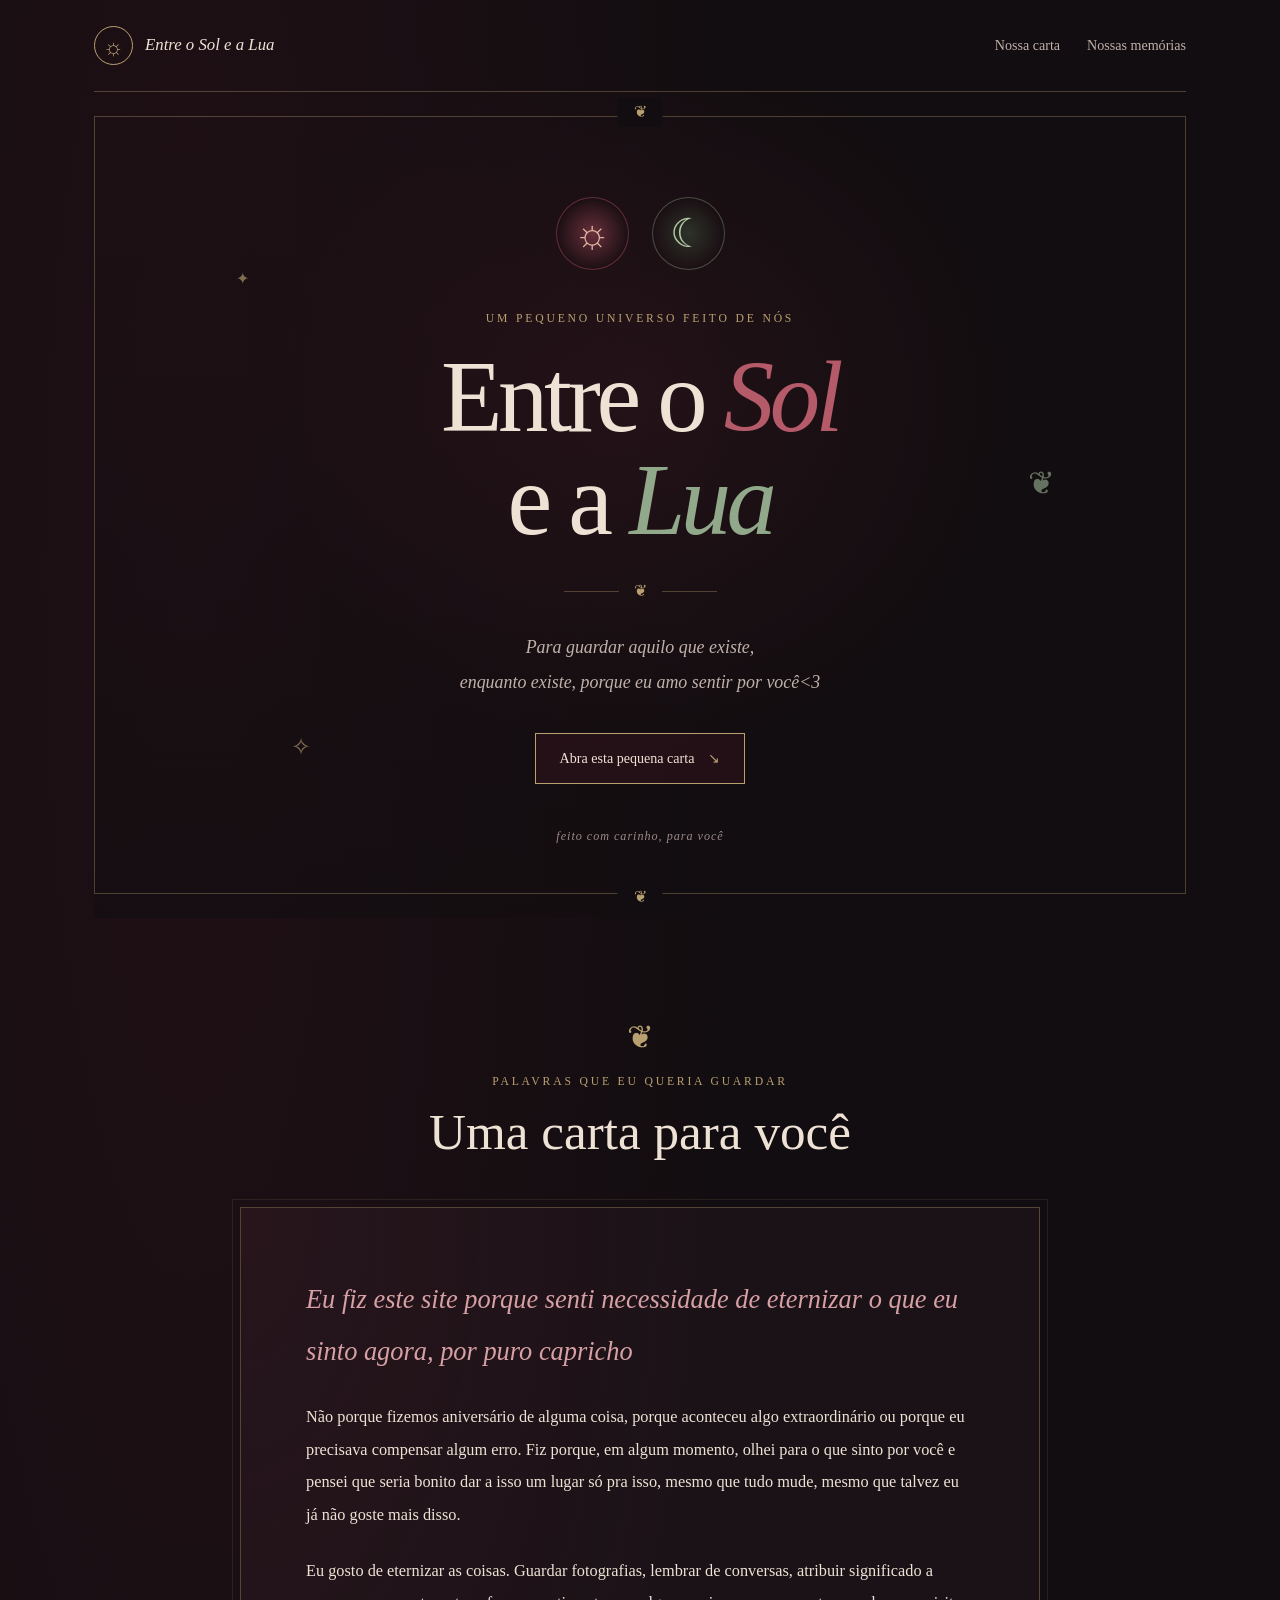
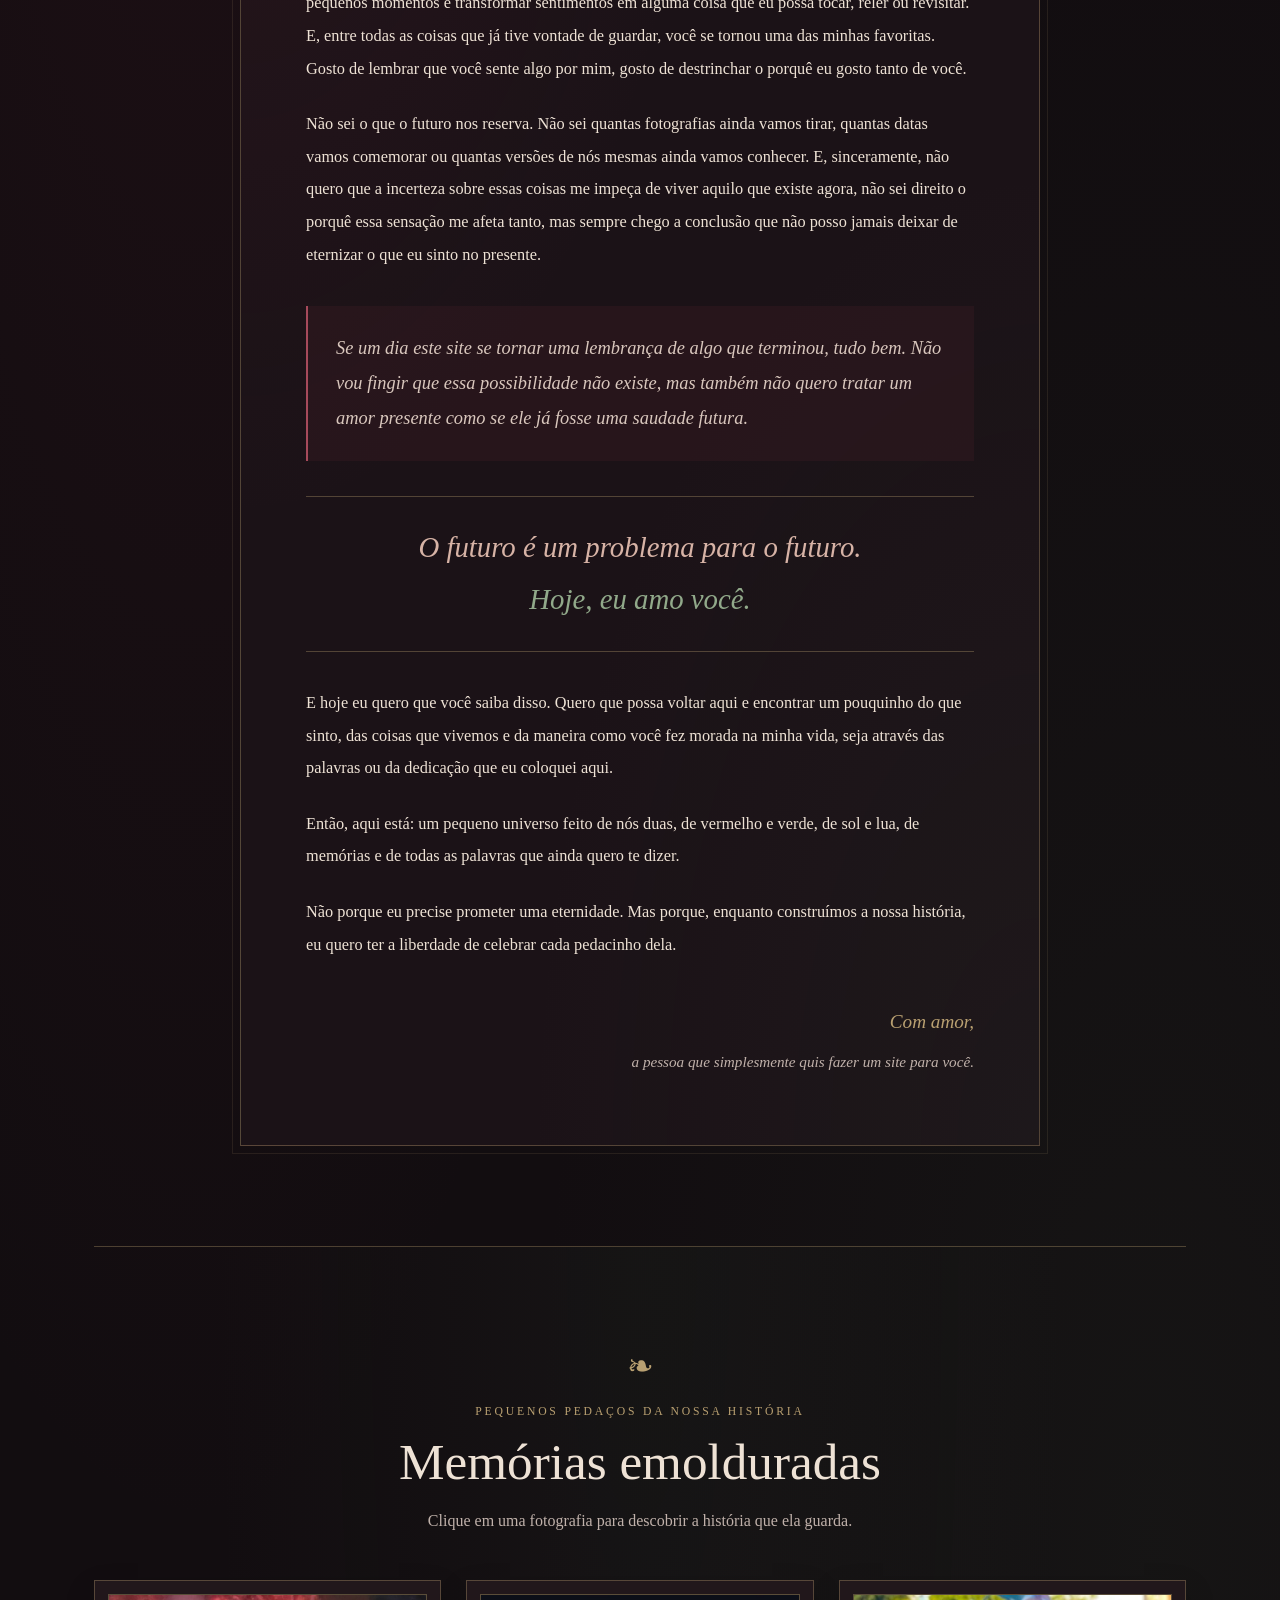
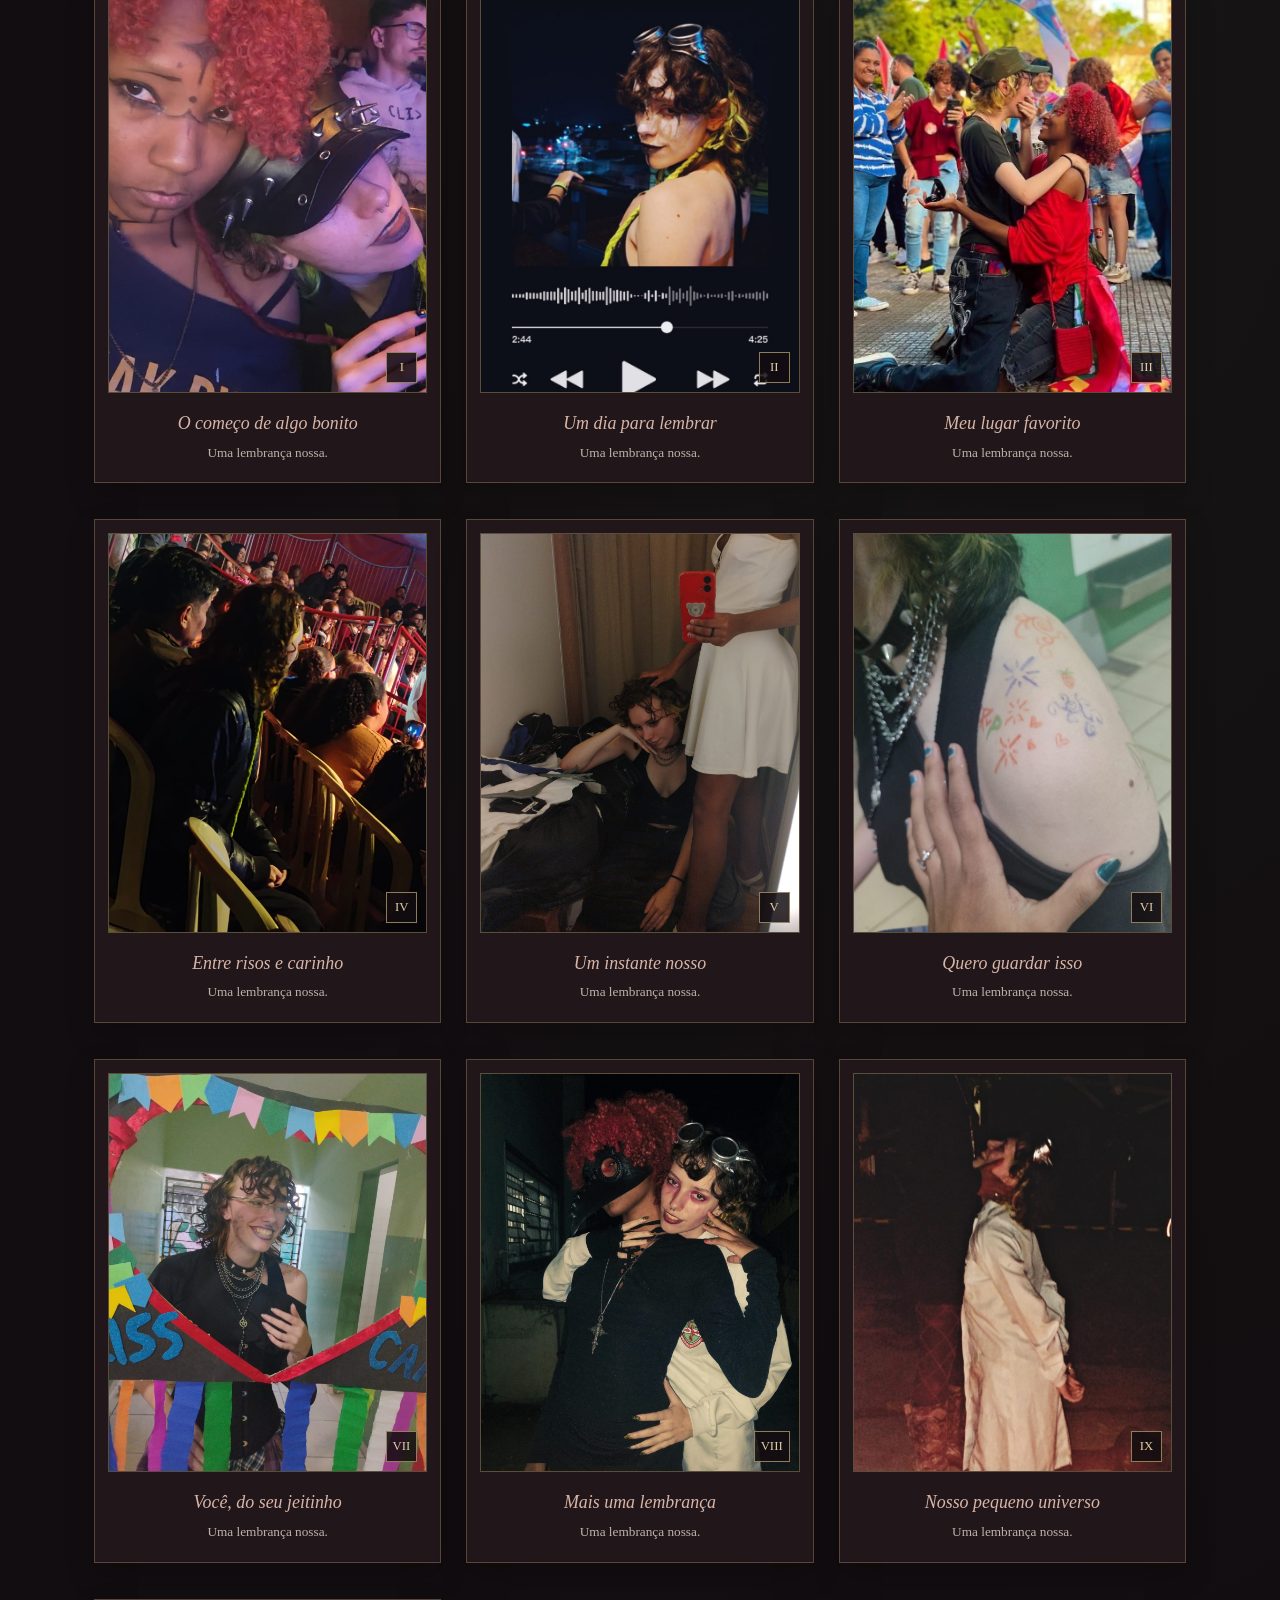
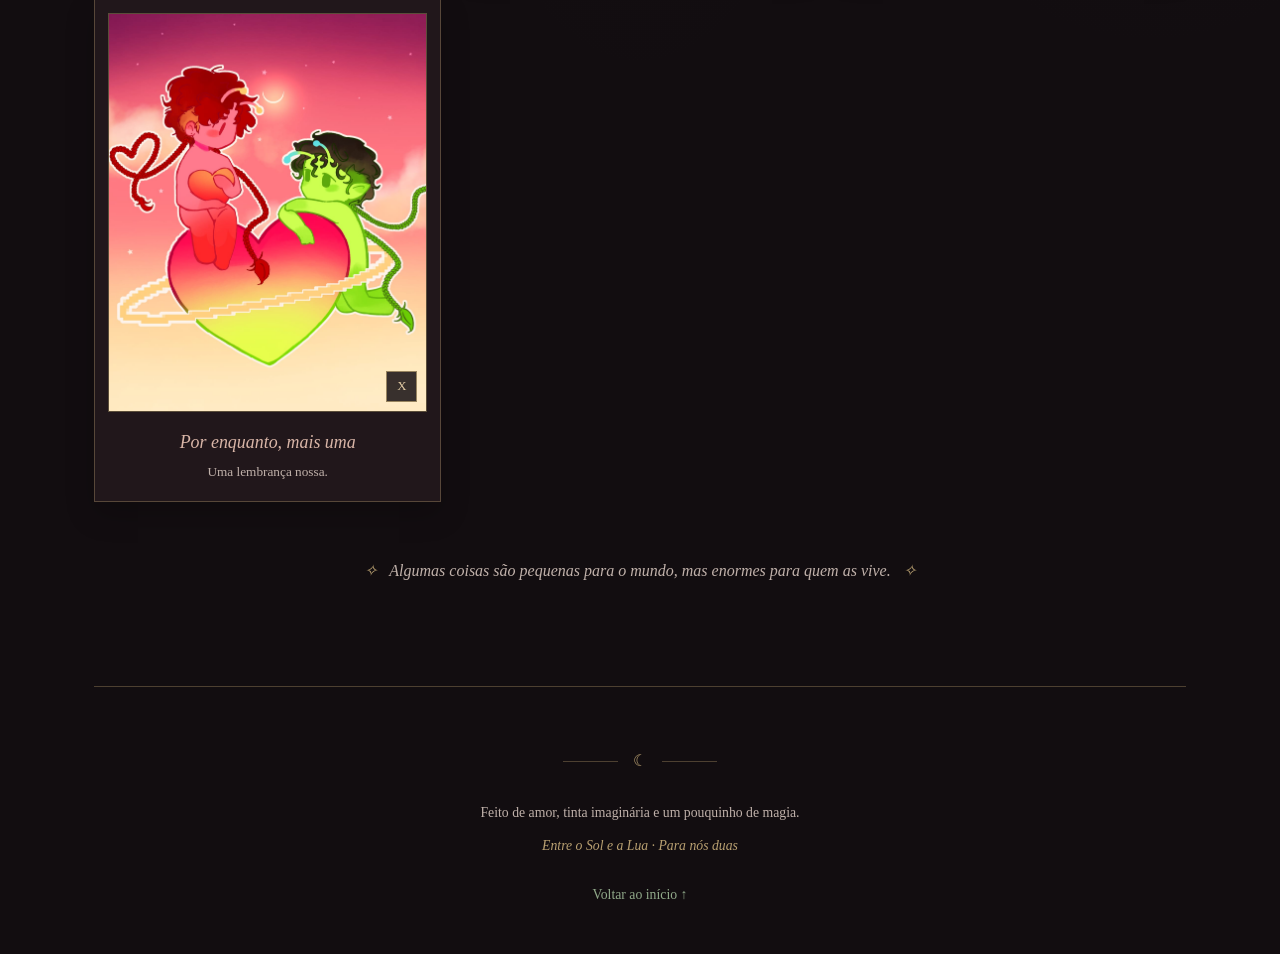
<file: index.html>
<!DOCTYPE html>
<html lang="pt-BR">
<head>
    <meta charset="UTF-8">
    <meta name="viewport" content="width=device-width, initial-scale=1.0">
    <meta name="theme-color" content="#120d10">
    <title>Eu vejo você em tudo.</title>
    <link rel="stylesheet" href="style.css">
</head>

<body>
    <div class="site-shell">

        <!-- CABEÇALHO -->
        <header class="topo">
            <a class="assinatura" href="#inicio" aria-label="Voltar ao início">
                <span class="assinatura-simbolo">☼</span>
                <span>Entre o Sol e a Lua</span>
            </a>

            <nav class="navegacao" aria-label="Navegação principal">
                <a href="#carta">Nossa carta</a>
                <a href="#galeria">Nossas memórias</a>
            </nav>
        </header>

        <main>
            <!-- ABERTURA -->
            <section class="hero" id="inicio">
                <div class="moldura-hero" aria-hidden="true"></div>

                <span class="detalhe detalhe-um" aria-hidden="true">✦</span>
                <span class="detalhe detalhe-dois" aria-hidden="true">❦</span>
                <span class="detalhe detalhe-tres" aria-hidden="true">✧</span>

                <div class="astros" aria-hidden="true">
                    <div class="astro-sol">
                        <span>☼</span>
                    </div>

                    <div class="astro-lua">
                        <span>☾</span>
                    </div>
                </div>

                <p class="sobretitulo">Um pequeno universo feito de nós</p>

                <h1>
                    Entre o <span class="texto-vinho">Sol</span><br>
                    e a <span class="texto-verde">Lua</span>
                </h1>

                <div class="divisor-ornamental" aria-hidden="true">
                    <span></span> ❦ <span></span>
                </div>

                <p class="hero-frase">
                    Para guardar aquilo que existe,<br>
                    enquanto existe, porque eu amo sentir por você<3
                </p>

                <a class="botao-principal" href="#carta">
                    Abra esta pequena carta <span>↘</span>
                </a>

                <p class="hero-rodape">feito com carinho, para você</p>
            </section>

            <!-- CARTA -->
            <section class="secao carta-secao" id="carta">
                <div class="cabecalho-secao">
                    <span class="ornamento">❦</span>
                    <p class="sobretitulo">Palavras que eu queria guardar</p>
                    <h2>Uma carta para você</h2>
                </div>

                <article class="carta">
                    <p class="inicial">
                        Eu fiz este site porque senti necessidade de eternizar o que eu sinto agora, por puro capricho
                    </p>

                    <p>
                        Não porque fizemos aniversário de alguma coisa,
                        porque aconteceu algo extraordinário ou porque eu
                        precisava compensar algum erro. Fiz porque, em algum
                        momento, olhei para o que sinto por você e pensei que
                        seria bonito dar a isso um lugar só pra isso, mesmo que tudo mude,
                        mesmo que talvez eu já não goste mais disso.
                    </p>

                    <p>
                        Eu gosto de eternizar as coisas. Guardar fotografias,
                        lembrar de conversas, atribuir significado a pequenos
                        momentos e transformar sentimentos em alguma coisa
                        que eu possa tocar, reler ou revisitar. E, entre todas
                        as coisas que já tive vontade de guardar, você se
                        tornou uma das minhas favoritas. Gosto de lembrar que você
                        sente algo por mim, gosto de destrinchar o porquê eu gosto tanto de você.
                    </p>

                    <p>
                        Não sei o que o futuro nos reserva. Não sei quantas
                        fotografias ainda vamos tirar, quantas datas vamos
                        comemorar ou quantas versões de nós mesmas ainda
                        vamos conhecer. E, sinceramente, não quero que a
                        incerteza sobre essas coisas me impeça de viver
                        aquilo que existe agora, não sei direito o porquê essa sensação 
                        me afeta tanto, mas sempre chego a conclusão que não posso jamais deixar de eternizar o que 
                        eu sinto no presente.
                    </p>

                    <blockquote>
                        Se um dia este site se tornar uma lembrança de algo
                        que terminou, tudo bem. Não vou fingir que essa
                        possibilidade não existe, mas também não quero
                        tratar um amor presente como se ele já fosse uma
                        saudade futura.
                    </blockquote>

                    <p class="frase-destaque">
                        O futuro é um problema para o futuro.<br>
                        <span>Hoje, eu amo você.</span>
                    </p>

                    <p>
                        E hoje eu quero que você saiba disso. Quero que possa
                        voltar aqui e encontrar um pouquinho do que sinto,
                        das coisas que vivemos e da maneira como você fez
                        morada na minha vida, seja através das palavras ou da dedicação
                        que eu coloquei aqui. 
                    </p>

                    <p>
                        Então, aqui está: um pequeno universo feito de nós
                        duas, de vermelho e verde, de sol e lua, de memórias
                        e de todas as palavras que ainda quero te dizer.
                    </p>

                    <p>
                        Não porque eu precise prometer uma eternidade. Mas
                        porque, enquanto construímos a nossa história, eu
                        quero ter a liberdade de celebrar cada pedacinho dela.
                    </p>

                    <p class="assinatura-carta">
                        Com amor,<br>
                        <span>a pessoa que simplesmente quis fazer um site para você.</span>
                    </p>
                </article>
            </section>

           <!-- GALERIA -->
        <section class="secao galeria-secao" id="galeria">
            <div class="cabecalho-secao">
                <span class="ornamento">❧</span>
                <p class="sobretitulo">Pequenos pedaços da nossa história</p>
                <h2>Memórias emolduradas</h2>
                <p class="descricao-secao">
                    Clique em uma fotografia para descobrir a história
                    que ela guarda.
                </p>
            </div>

            <div class="galeria">

                <figure class="foto-card">
                    <a href="foto01.html" class="link-foto"
                       aria-label="Ler a primeira lembrança">
                        <div class="foto-moldura">
                            <img src="img/foto01.jpeg" alt="Primeira lembrança"
                                 loading="lazy">
                            <span class="numero-foto">I</span>
                        </div>
                    </a>
                    <figcaption>
                        <span class="legenda-titulo">O começo de algo bonito</span>
                        <span class="legenda-texto">Uma lembrança nossa.</span>
                    </figcaption>
                </figure>

                <figure class="foto-card">
                    <a href="foto02.html" class="link-foto"
                       aria-label="Ler a segunda lembrança">
                        <div class="foto-moldura">
                            <img src="img/foto02.jpeg" alt="Segunda lembrança"
                                 loading="lazy">
                            <span class="numero-foto">II</span>
                        </div>
                    </a>
                    <figcaption>
                        <span class="legenda-titulo">Um dia para lembrar</span>
                        <span class="legenda-texto">Uma lembrança nossa.</span>
                    </figcaption>
                </figure>

                <figure class="foto-card">
                    <a href="foto03.html" class="link-foto"
                       aria-label="Ler a terceira lembrança">
                        <div class="foto-moldura">
                            <img src="img/foto03.jpeg" alt="Terceira lembrança"
                                 loading="lazy">
                            <span class="numero-foto">III</span>
                        </div>
                    </a>
                    <figcaption>
                        <span class="legenda-titulo">Meu lugar favorito</span>
                        <span class="legenda-texto">Uma lembrança nossa.</span>
                    </figcaption>
                </figure>

                <figure class="foto-card">
                    <a href="foto04.html" class="link-foto"
                       aria-label="Ler a quarta lembrança">
                        <div class="foto-moldura">
                            <img src="img/foto04.jpeg" alt="Quarta lembrança"
                                 loading="lazy">
                            <span class="numero-foto">IV</span>
                        </div>
                    </a>
                    <figcaption>
                        <span class="legenda-titulo">Entre risos e carinho</span>
                        <span class="legenda-texto">Uma lembrança nossa.</span>
                    </figcaption>
                </figure>

                <figure class="foto-card">
                    <a href="foto05.html" class="link-foto"
                       aria-label="Ler a quinta lembrança">
                        <div class="foto-moldura">
                            <img src="img/foto05.jpeg" alt="Quinta lembrança"
                                 loading="lazy">
                            <span class="numero-foto">V</span>
                        </div>
                    </a>
                    <figcaption>
                        <span class="legenda-titulo">Um instante nosso</span>
                        <span class="legenda-texto">Uma lembrança nossa.</span>
                    </figcaption>
                </figure>

                <figure class="foto-card">
                    <a href="foto06.html" class="link-foto"
                       aria-label="Ler a sexta lembrança">
                        <div class="foto-moldura">
                            <img src="img/foto06.jpeg" alt="Sexta lembrança"
                                 loading="lazy">
                            <span class="numero-foto">VI</span>
                        </div>
                    </a>
                    <figcaption>
                        <span class="legenda-titulo">Quero guardar isso</span>
                        <span class="legenda-texto">Uma lembrança nossa.</span>
                    </figcaption>
                </figure>

                <figure class="foto-card">
                    <a href="foto07.html" class="link-foto"
                       aria-label="Ler a sétima lembrança">
                        <div class="foto-moldura">
                            <img src="img/foto07.jpeg" alt="Sétima lembrança"
                                 loading="lazy">
                            <span class="numero-foto">VII</span>
                        </div>
                    </a>
                    <figcaption>
                        <span class="legenda-titulo">Você, do seu jeitinho</span>
                        <span class="legenda-texto">Uma lembrança nossa.</span>
                    </figcaption>
                </figure>

                <figure class="foto-card">
                    <a href="foto08.html" class="link-foto"
                       aria-label="Ler a oitava lembrança">
                        <div class="foto-moldura">
                            <img src="img/foto08.jpeg" alt="Oitava lembrança"
                                 loading="lazy">
                            <span class="numero-foto">VIII</span>
                        </div>
                    </a>
                    <figcaption>
                        <span class="legenda-titulo">Mais uma lembrança</span>
                        <span class="legenda-texto">Uma lembrança nossa.</span>
                    </figcaption>
                </figure>

                <figure class="foto-card">
                    <a href="foto09.html" class="link-foto"
                       aria-label="Ler a nona lembrança">
                        <div class="foto-moldura">
                            <img src="img/foto09.jpeg" alt="Nona lembrança"
                                 loading="lazy">
                            <span class="numero-foto">IX</span>
                        </div>
                    </a>
                    <figcaption>
                        <span class="legenda-titulo">Nosso pequeno universo</span>
                        <span class="legenda-texto">Uma lembrança nossa.</span>
                    </figcaption>
                </figure>

                <figure class="foto-card">
                    <a href="foto10.html" class="link-foto"
                       aria-label="Ler a décima lembrança">
                        <div class="foto-moldura">
                            <img src="img/foto10.jpeg" alt="Décima lembrança"
                                 loading="lazy">
                            <span class="numero-foto">X</span>
                        </div>
                    </a>
                    <figcaption>
                        <span class="legenda-titulo">Por enquanto, mais uma</span>
                        <span class="legenda-texto">Uma lembrança nossa.</span>
                    </figcaption>
                </figure>

            </div>

            <div class="nota-galeria">
                <span>✧</span>
                Algumas coisas são pequenas para o mundo,
                mas enormes para quem as vive.
                <span>✧</span>
            </div>
        </section>
    </main>

    <footer class="rodape">
        <div class="divisor-ornamental">
            <span></span> ☾ <span></span>
        </div>

        <p>Feito de amor, tinta imaginária e um pouquinho de magia.</p>
        <p class="rodape-assinatura">Entre o Sol e a Lua · Para nós duas</p>
        <a href="#inicio" class="voltar-topo">Voltar ao início ↑</a>
    </footer>

</div>
</body>


<!-- Mensagem que aparece ao interagir com o site -->
<div class="mensagem-secreta" id="mensagemSecreta"
     role="status" aria-live="polite"></div>

<script>
    const mensagem = document.getElementById("mensagemSecreta");
    let temporizadorMensagem;

    function mostrarMensagem(texto) {
        mensagem.textContent = texto;
        mensagem.classList.add("visivel");

        clearTimeout(temporizadorMensagem);

        temporizadorMensagem = setTimeout(() => {
            mensagem.classList.remove("visivel");
        }, 2800);
    }

    // O Sol e a Lua guardam pequenas mensagens.
    const sol = document.querySelector(".astro-sol");
    const lua = document.querySelector(".astro-lua");

    sol.setAttribute("role", "button");
    sol.setAttribute("tabindex", "0");
    sol.setAttribute("aria-label", "Descobrir a mensagem do Sol");

    lua.setAttribute("role", "button");
    lua.setAttribute("tabindex", "0");
    lua.setAttribute("aria-label", "Descobrir a mensagem da Lua");

    function ativarAstro(astro, texto) {
        astro.classList.toggle("astro-ativo");
        mostrarMensagem(texto);
    }

    sol.addEventListener("click", () => {
        ativarAstro(sol, "Você é o meu pedacinho de sol. ☼");
    });

    lua.addEventListener("click", () => {
        ativarAstro(lua, "Até na noite mais escura, eu encontro você. ☾");
    });

    [sol, lua].forEach((astro) => {
        astro.addEventListener("keydown", (evento) => {
            if (evento.key === "Enter" || evento.key === " ") {
                evento.preventDefault();
                astro.click();
            }
        });
    });

    // Brilhinhos ao clicar em elementos interativos.
    document.addEventListener("click", (evento) => {
        const alvo = evento.target.closest(
            "a, button, .astro-sol, .astro-lua, .detalhe, .ornamento"
        );

        if (!alvo) return;

        const brilho = document.createElement("span");
        brilho.className = "brilho-clique";
        brilho.textContent = ["✧", "✦", "❦", "⋆"][
            Math.floor(Math.random() * 4)
        ];

        brilho.style.left = evento.clientX + "px";
        brilho.style.top = evento.clientY + "px";

        document.body.appendChild(brilho);
        setTimeout(() => brilho.remove(), 850);
    });

    // As fotografias recebem um brilho ao serem clicadas.
    document.querySelectorAll(".foto-card").forEach((foto) => {
        const link = foto.querySelector(".link-foto");

        if (!link) return;

        link.addEventListener("click", () => {
            foto.classList.add("foto-selecionada");
        });
    });

    // Pequena surpresa ao clicar no símbolo do cabeçalho.
    document.querySelector(".assinatura-simbolo")
        ?.addEventListener("click", () => {
            mostrarMensagem("Dois mundos, um universo feito de nós. ♡");
        });
</script>
</body>
</html>

</html>
</file>
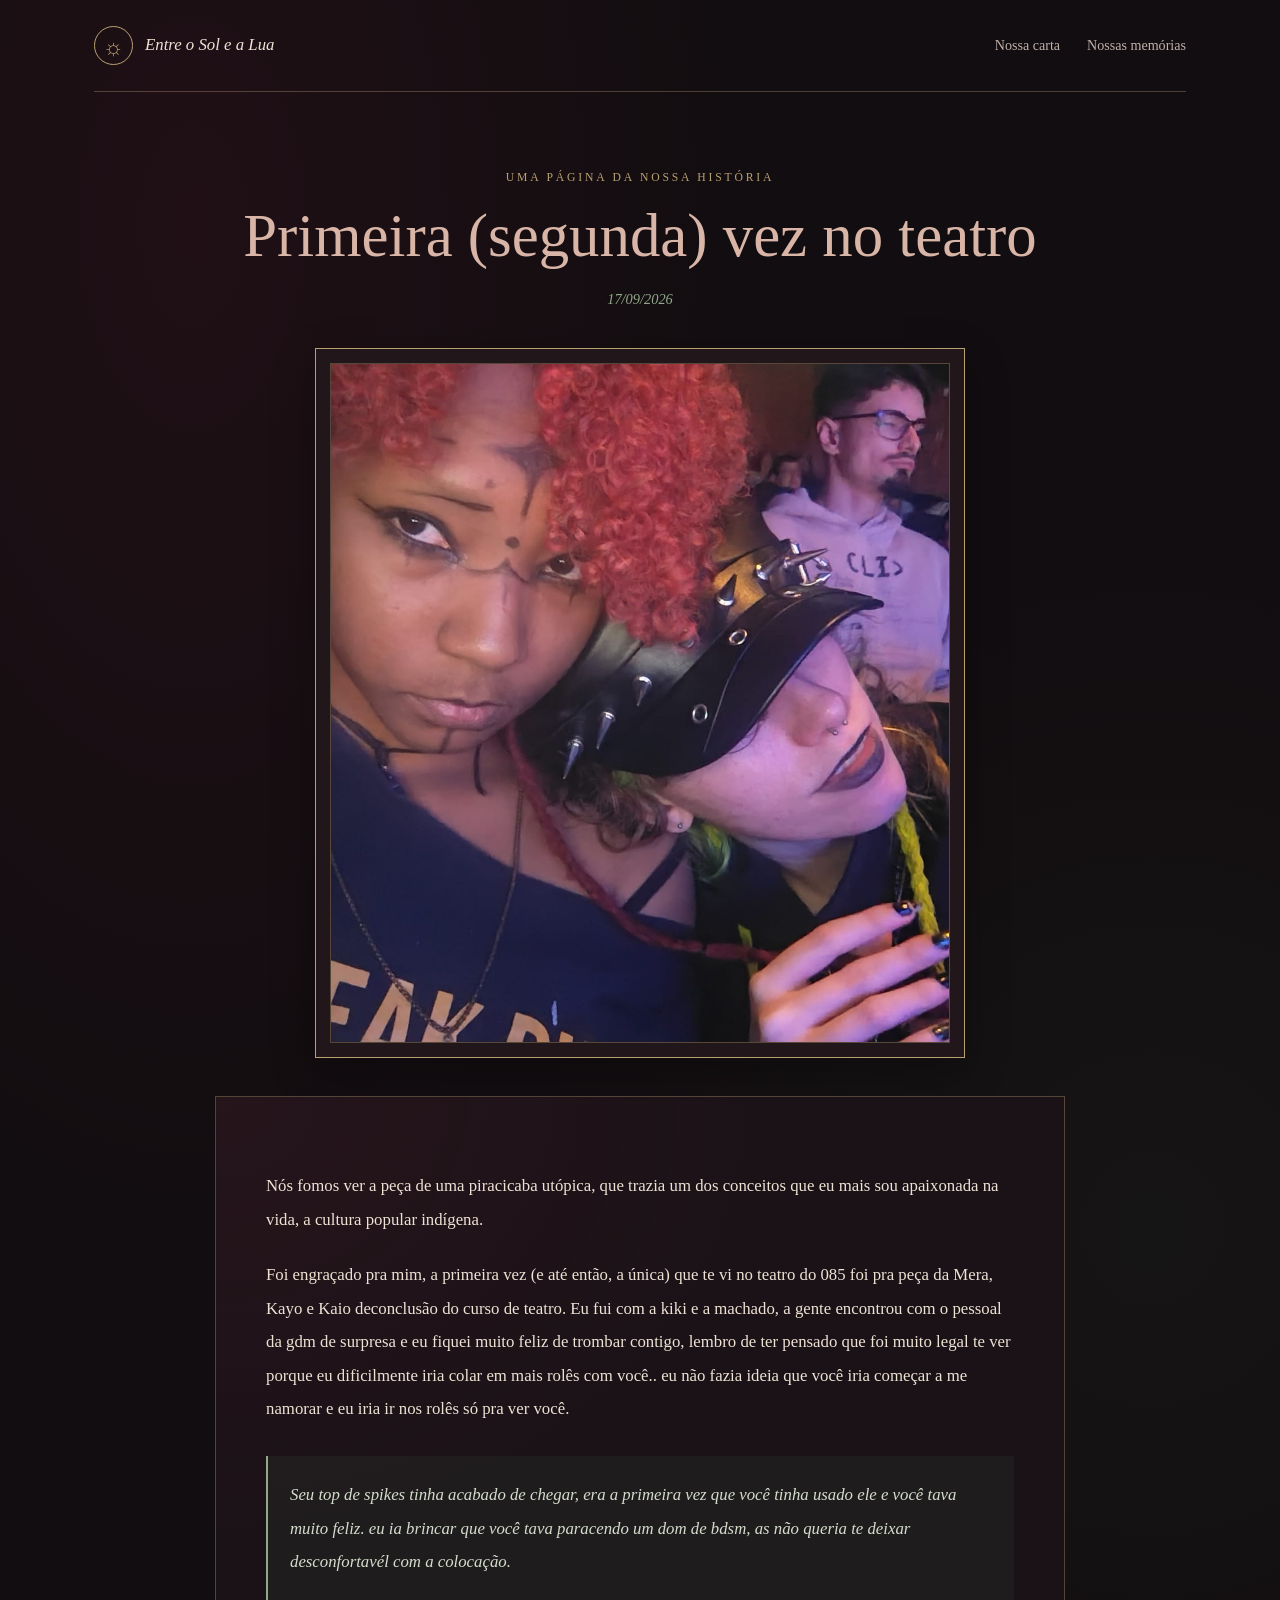
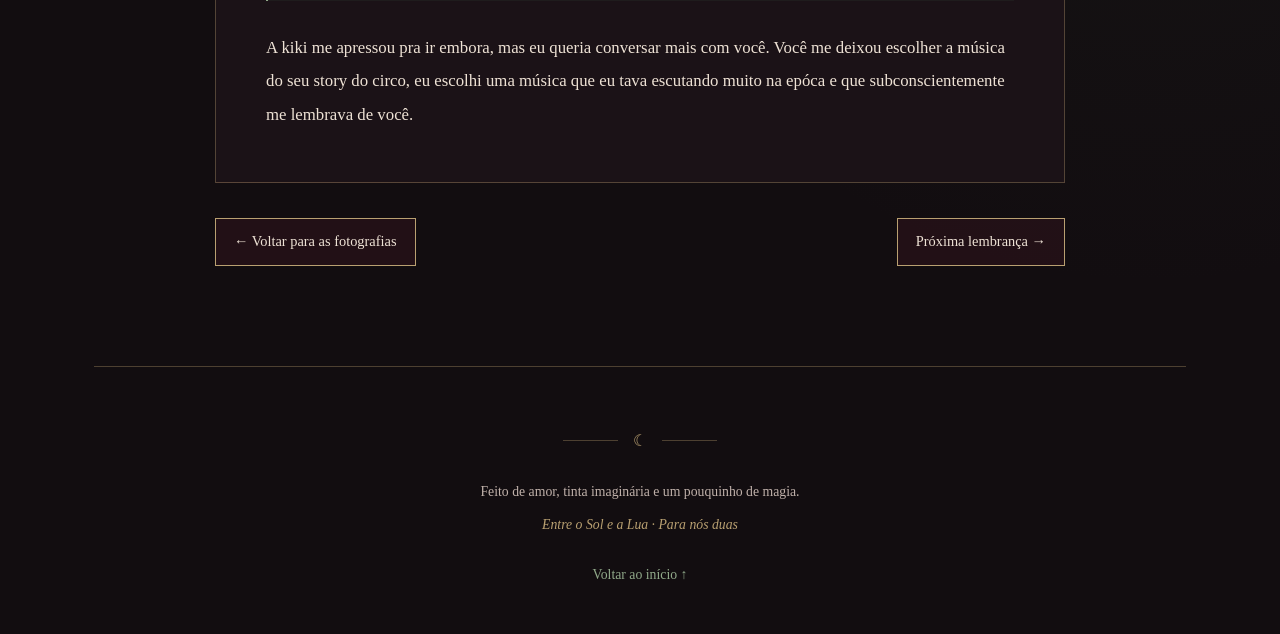
<file: foto01.html>
<!DOCTYPE html>
<html lang="pt-BR">
<head>
    <meta charset="UTF-8">
    <meta name="viewport" content="width=device-width, initial-scale=1.0">
    <meta name="theme-color" content="#120d10">

    <!-- Troque pelo título desta lembrança -->
    <title>O começo de algo bonito | Entre o Sol e a Lua</title>

    <link rel="stylesheet" href="style.css">
</head>

<body>
<div class="site-shell">

    <header class="topo">
        <a class="assinatura" href="index.html">
            <span class="assinatura-simbolo">☼</span>
            <span>Entre o Sol e a Lua</span>
        </a>

        <nav class="navegacao">
            <a href="index.html#carta">Nossa carta</a>
            <a href="index.html#galeria">Nossas memórias</a>
        </nav>
    </header>

    <main class="pagina-memoria">

        <header class="memoria-cabecalho">
            <p class="sobretitulo">Uma página da nossa história</p>

            <!-- ESCREVA AQUI O TÍTULO DO MOMENTO -->
            <h1>Primeira (segunda) vez no teatro</h1>

            <!-- A DATA É OPCIONAL -->
            <span class="memoria-data">17/09/2026</span>
        </header>

        <!-- FOTOGRAFIA DO MOMENTO -->
        <figure class="foto-destaque">
            <img src="img/foto01.jpeg"
                 alt="Descrição desta lembrança">
        </figure>

        <!-- TEXTO DA LEMBRANÇA -->
        <article class="texto-memoria">

            <p class="abertura-memoria">
               
            </p>

            <p>
                Nós fomos ver a peça de uma piracicaba utópica, que trazia um dos conceitos que eu mais 
                sou apaixonada na vida, a cultura popular indígena. 

            </p>

            <p>
                Foi engraçado pra mim, a primeira vez (e até então, a única) que te vi no teatro do 085
                foi pra peça da Mera, Kayo e Kaio deconclusão do curso de teatro. Eu fui com a kiki e a machado, 
                a gente encontrou com o pessoal da gdm de surpresa e eu fiquei muito feliz de trombar contigo, lembro de
                ter pensado que foi muito legal te ver porque eu dificilmente iria colar em mais rolês com você.. 
                eu não fazia ideia que você iria começar a me namorar e eu iria ir nos rolês só pra ver você. 

            </p>

            <blockquote>
                Seu top de spikes tinha acabado de chegar, era a primeira vez que você tinha usado ele e você tava muito feliz.
                eu ia brincar que você tava paracendo um dom de bdsm, as não queria te deixar desconfortavél com a colocação.
            </blockquote>

            <p>
                
                A kiki me apressou pra ir embora, mas eu queria conversar mais com você. Você me deixou escolher a música do seu story do circo, eu escolhi uma música que eu tava escutando muito na epóca e que subconscientemente me lembrava de você. 
            </p>

        </article>

        <!-- NAVEGAÇÃO ENTRE AS PÁGINAS -->
        <nav class="memoria-navegacao" aria-label="Navegar pelas lembranças">

            <a class="botao-memoria" href="index.html#galeria">
                ← Voltar para as fotografias
            </a>

            <!-- Este botão leva à próxima lembrança -->
            <a class="botao-memoria" href="foto02.html">
                Próxima lembrança →
            </a>

        </nav>

    </main>

    <footer class="rodape">
        <div class="divisor-ornamental">
            <span></span> ☾ <span></span>
        </div>

        <p>Feito de amor, tinta imaginária e um pouquinho de magia.</p>
        <p class="rodape-assinatura">Entre o Sol e a Lua · Para nós duas</p>
        <a href="index.html" class="voltar-topo">Voltar ao início ↑</a>
    </footer>

</div>
</body>
</html>
</file>
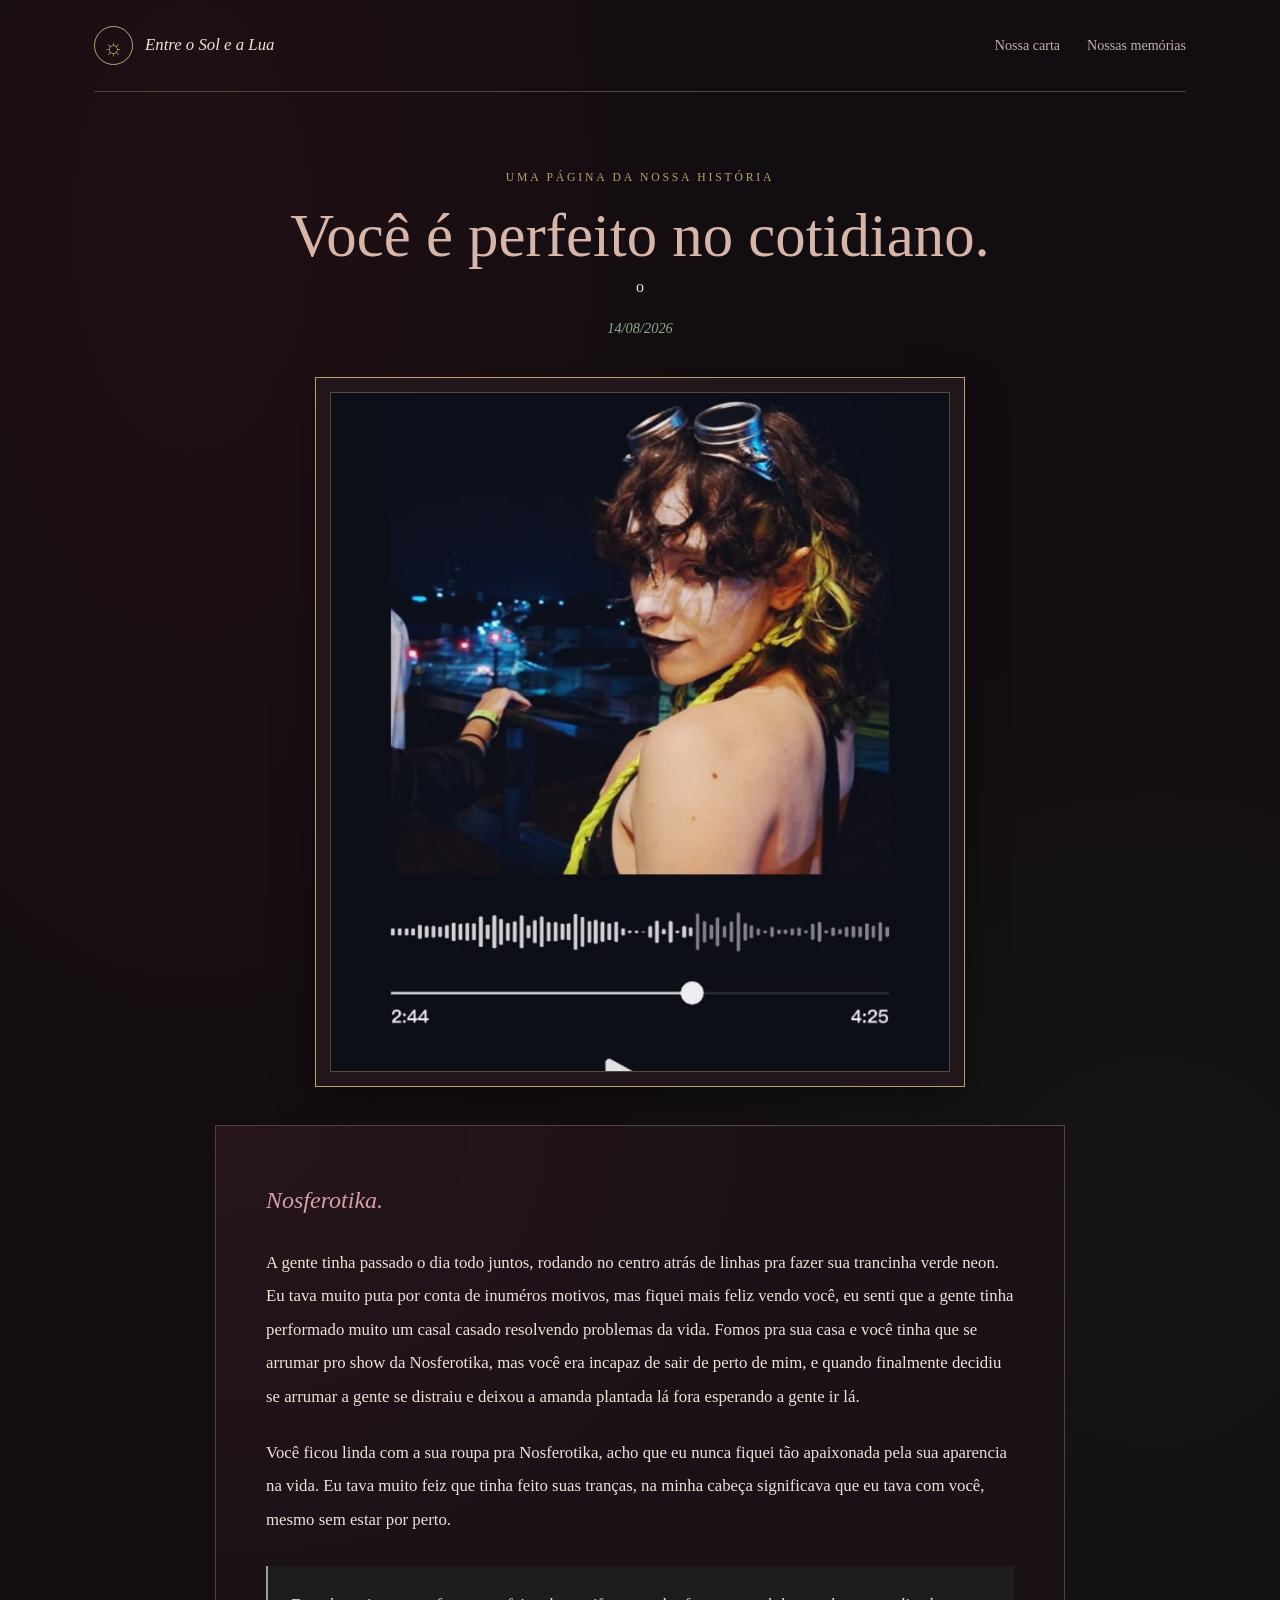
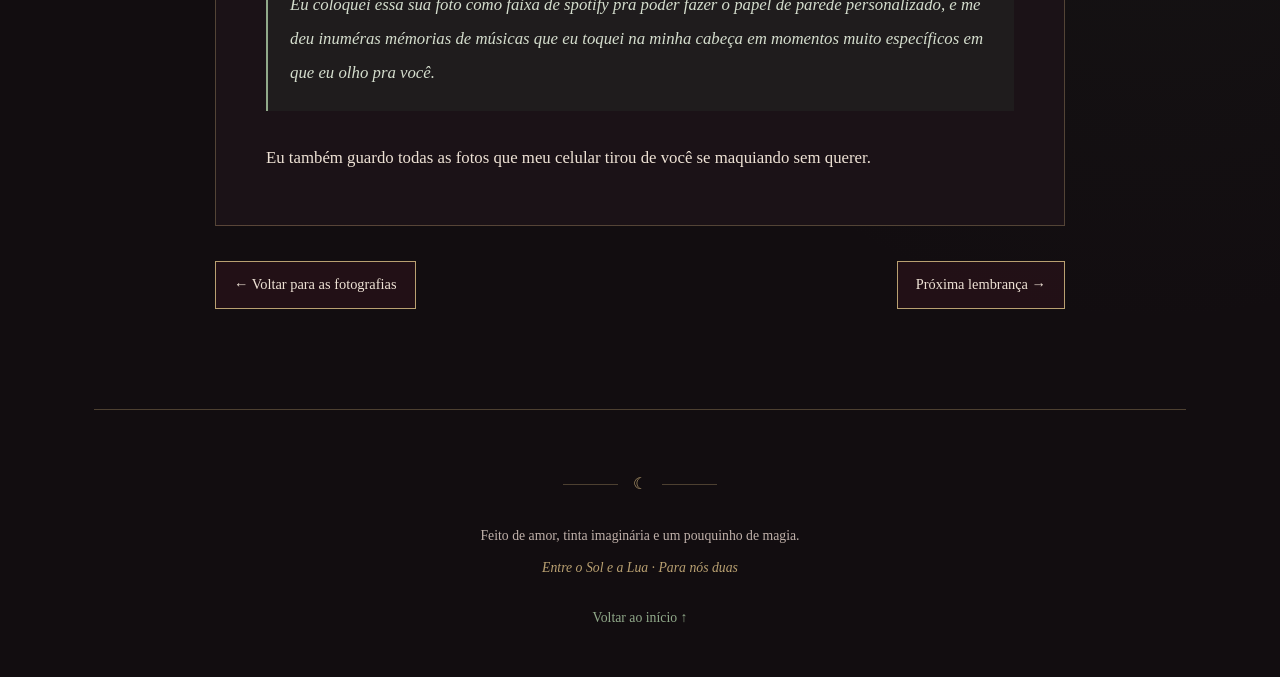
<file: foto02.html>
<!DOCTYPE html>
<html lang="pt-BR">
<head>
    <meta charset="UTF-8">
    <meta name="viewport" content="width=device-width, initial-scale=1.0">
    <meta name="theme-color" content="#120d10">

    <!-- Troque pelo título desta lembrança -->
    <title>O começo de algo bonito | Entre o Sol e a Lua</title>

    <link rel="stylesheet" href="style.css">
</head>

<body>
<div class="site-shell">

    <header class="topo">
        <a class="assinatura" href="index.html">
            <span class="assinatura-simbolo">☼</span>
            <span>Entre o Sol e a Lua</span>
        </a>

        <nav class="navegacao">
            <a href="index.html#carta">Nossa carta</a>
            <a href="index.html#galeria">Nossas memórias</a>
        </nav>
    </header>

    <main class="pagina-memoria">

        <header class="memoria-cabecalho">
            <p class="sobretitulo">Uma página da nossa história</p>

            <!-- ESCREVA AQUI O TÍTULO DO MOMENTO -->
            <h1>Você é perfeito no cotidiano.</h1>
o
            <!-- A DATA É OPCIONAL -->
            <span class="memoria-data">14/08/2026</span>
        </header>

        <!-- FOTOGRAFIA DO MOMENTO -->
        <figure class="foto-destaque">
            <img src="img/foto02.jpeg"
                 alt="Descrição desta lembrança">
        </figure>

        <!-- TEXTO DA LEMBRANÇA -->
        <article class="texto-memoria">

            <p class="abertura-memoria">
                Nosferotika.
            </p>

            <p>
                A gente tinha passado o dia todo juntos, rodando no centro atrás de linhas
                pra fazer sua trancinha verde neon. Eu tava muito puta por conta de inuméros motivos, mas fiquei mais 
                feliz vendo você, eu senti que a gente tinha performado muito um casal casado resolvendo problemas da vida.
                Fomos pra sua casa e você tinha que se arrumar pro show da Nosferotika, mas você era incapaz de sair de perto de mim, 
                e quando finalmente decidiu se arrumar a gente se distraiu e deixou a amanda plantada lá fora esperando a gente ir lá.  
            </p>

            <p>
                Você ficou linda com a sua roupa pra Nosferotika, acho que eu nunca fiquei tão apaixonada pela sua aparencia
                na vida. Eu tava muito feiz que tinha feito suas tranças, na minha cabeça significava que eu tava com você, mesmo sem estar
                por perto.
            </p>

            <blockquote>
                Eu coloquei essa sua foto como faixa de spotify pra poder fazer o papel de parede personalizado, e me deu inuméras mémorias de músicas
                que eu toquei na minha cabeça em momentos muito específicos em que eu olho pra você.
            </blockquote>

            <p>
                Eu também guardo todas as fotos que meu celular tirou de você se maquiando sem querer.
            </p>

        </article>

        <!-- NAVEGAÇÃO ENTRE AS PÁGINAS -->
        <nav class="memoria-navegacao" aria-label="Navegar pelas lembranças">

            <a class="botao-memoria" href="index.html#galeria">
                ← Voltar para as fotografias
            </a>

            <!-- Este botão leva à próxima lembrança -->
            <a class="botao-memoria" href="foto02.html">
                Próxima lembrança →
            </a>

        </nav>

    </main>

    <footer class="rodape">
        <div class="divisor-ornamental">
            <span></span> ☾ <span></span>
        </div>

        <p>Feito de amor, tinta imaginária e um pouquinho de magia.</p>
        <p class="rodape-assinatura">Entre o Sol e a Lua · Para nós duas</p>
        <a href="index.html" class="voltar-topo">Voltar ao início ↑</a>
    </footer>

</div>
</body>
</html>
</file>
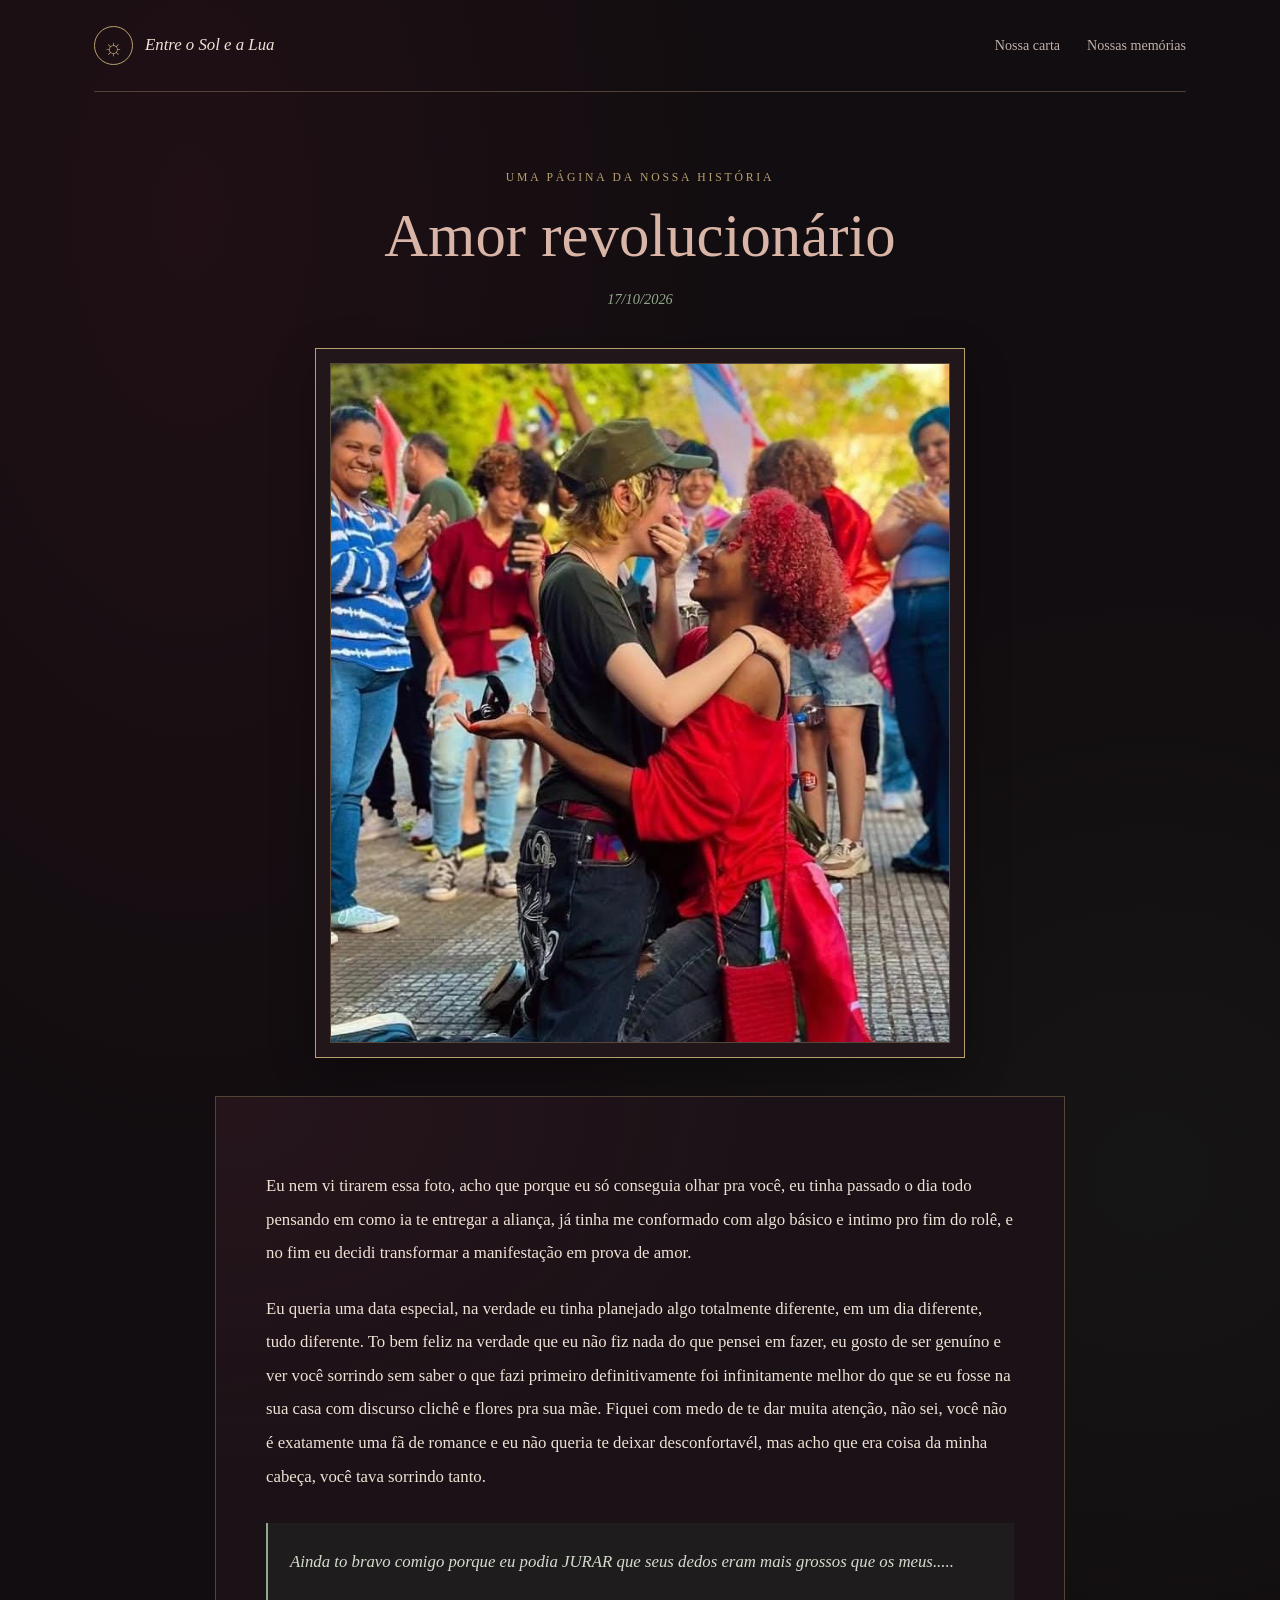
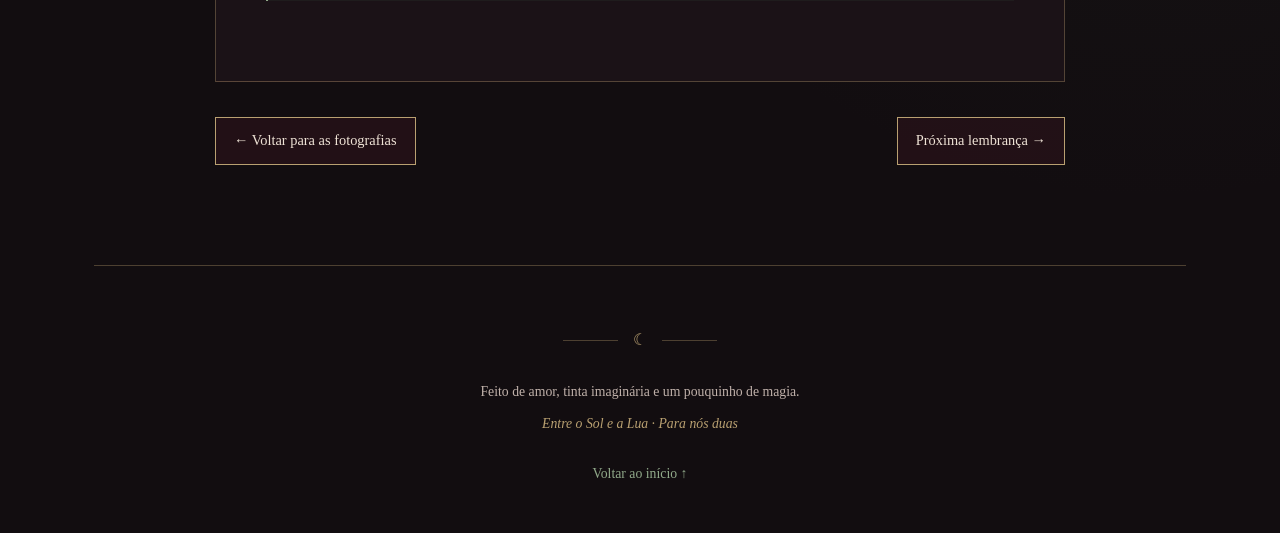
<file: foto03.html>
<!DOCTYPE html>
<html lang="pt-BR">
<head>
    <meta charset="UTF-8">
    <meta name="viewport" content="width=device-width, initial-scale=1.0">
    <meta name="theme-color" content="#120d10">

    <!-- Troque pelo título desta lembrança -->
    <title>O começo de algo bonito | Entre o Sol e a Lua</title>

    <link rel="stylesheet" href="style.css">
</head>

<body>
<div class="site-shell">

    <header class="topo">
        <a class="assinatura" href="index.html">
            <span class="assinatura-simbolo">☼</span>
            <span>Entre o Sol e a Lua</span>
        </a>

        <nav class="navegacao">
            <a href="index.html#carta">Nossa carta</a>
            <a href="index.html#galeria">Nossas memórias</a>
        </nav>
    </header>

    <main class="pagina-memoria">

        <header class="memoria-cabecalho">
            <p class="sobretitulo">Uma página da nossa história</p>

            <!-- ESCREVA AQUI O TÍTULO DO MOMENTO -->
            <h1>Amor revolucionário</h1>

            <!-- A DATA É OPCIONAL -->
            <span class="memoria-data">17/10/2026</span>
        </header>

        <!-- FOTOGRAFIA DO MOMENTO -->
        <figure class="foto-destaque">
            <img src="img/foto03.jpeg"
                 alt="Descrição desta lembrança">
        </figure>

        <!-- TEXTO DA LEMBRANÇA -->
        <article class="texto-memoria">

            <p class="abertura-memoria">
               
            </p>

            <p>
                Eu nem vi tirarem essa foto, acho que porque eu só conseguia olhar pra você, eu tinha passado
                o dia todo pensando em como ia te entregar a aliança, já tinha me conformado com algo básico e intimo 
                pro fim do rolê, e no fim eu decidi transformar a manifestação em prova de amor. 
            </p>

            <p>
                Eu queria uma data especial, na verdade eu tinha planejado algo totalmente diferente, em um dia 
                diferente, tudo diferente. To bem feliz na verdade que eu não fiz nada do que pensei em fazer, 
                eu gosto de ser genuíno e ver você sorrindo sem saber o que fazi primeiro definitivamente foi infinitamente
                melhor do que se eu fosse na sua casa com discurso clichê e flores pra sua mãe.
                Fiquei com medo de te dar muita atenção, não sei, você não é exatamente uma fã de romance e eu não queria
                te deixar desconfortavél, mas acho que era coisa da minha cabeça, você tava sorrindo tanto.

            </p>

            <blockquote>
                Ainda to bravo comigo porque eu podia JURAR que seus dedos eram mais grossos que os meus.....
            </blockquote>

            <p>
               
            </p>

        </article>

        <!-- NAVEGAÇÃO ENTRE AS PÁGINAS -->
        <nav class="memoria-navegacao" aria-label="Navegar pelas lembranças">

            <a class="botao-memoria" href="index.html#galeria">
                ← Voltar para as fotografias
            </a>

            <!-- Este botão leva à próxima lembrança -->
            <a class="botao-memoria" href="foto02.html">
                Próxima lembrança →
            </a>

        </nav>

    </main>

    <footer class="rodape">
        <div class="divisor-ornamental">
            <span></span> ☾ <span></span>
        </div>

        <p>Feito de amor, tinta imaginária e um pouquinho de magia.</p>
        <p class="rodape-assinatura">Entre o Sol e a Lua · Para nós duas</p>
        <a href="index.html" class="voltar-topo">Voltar ao início ↑</a>
    </footer>

</div>
</body>
</html>
</file>
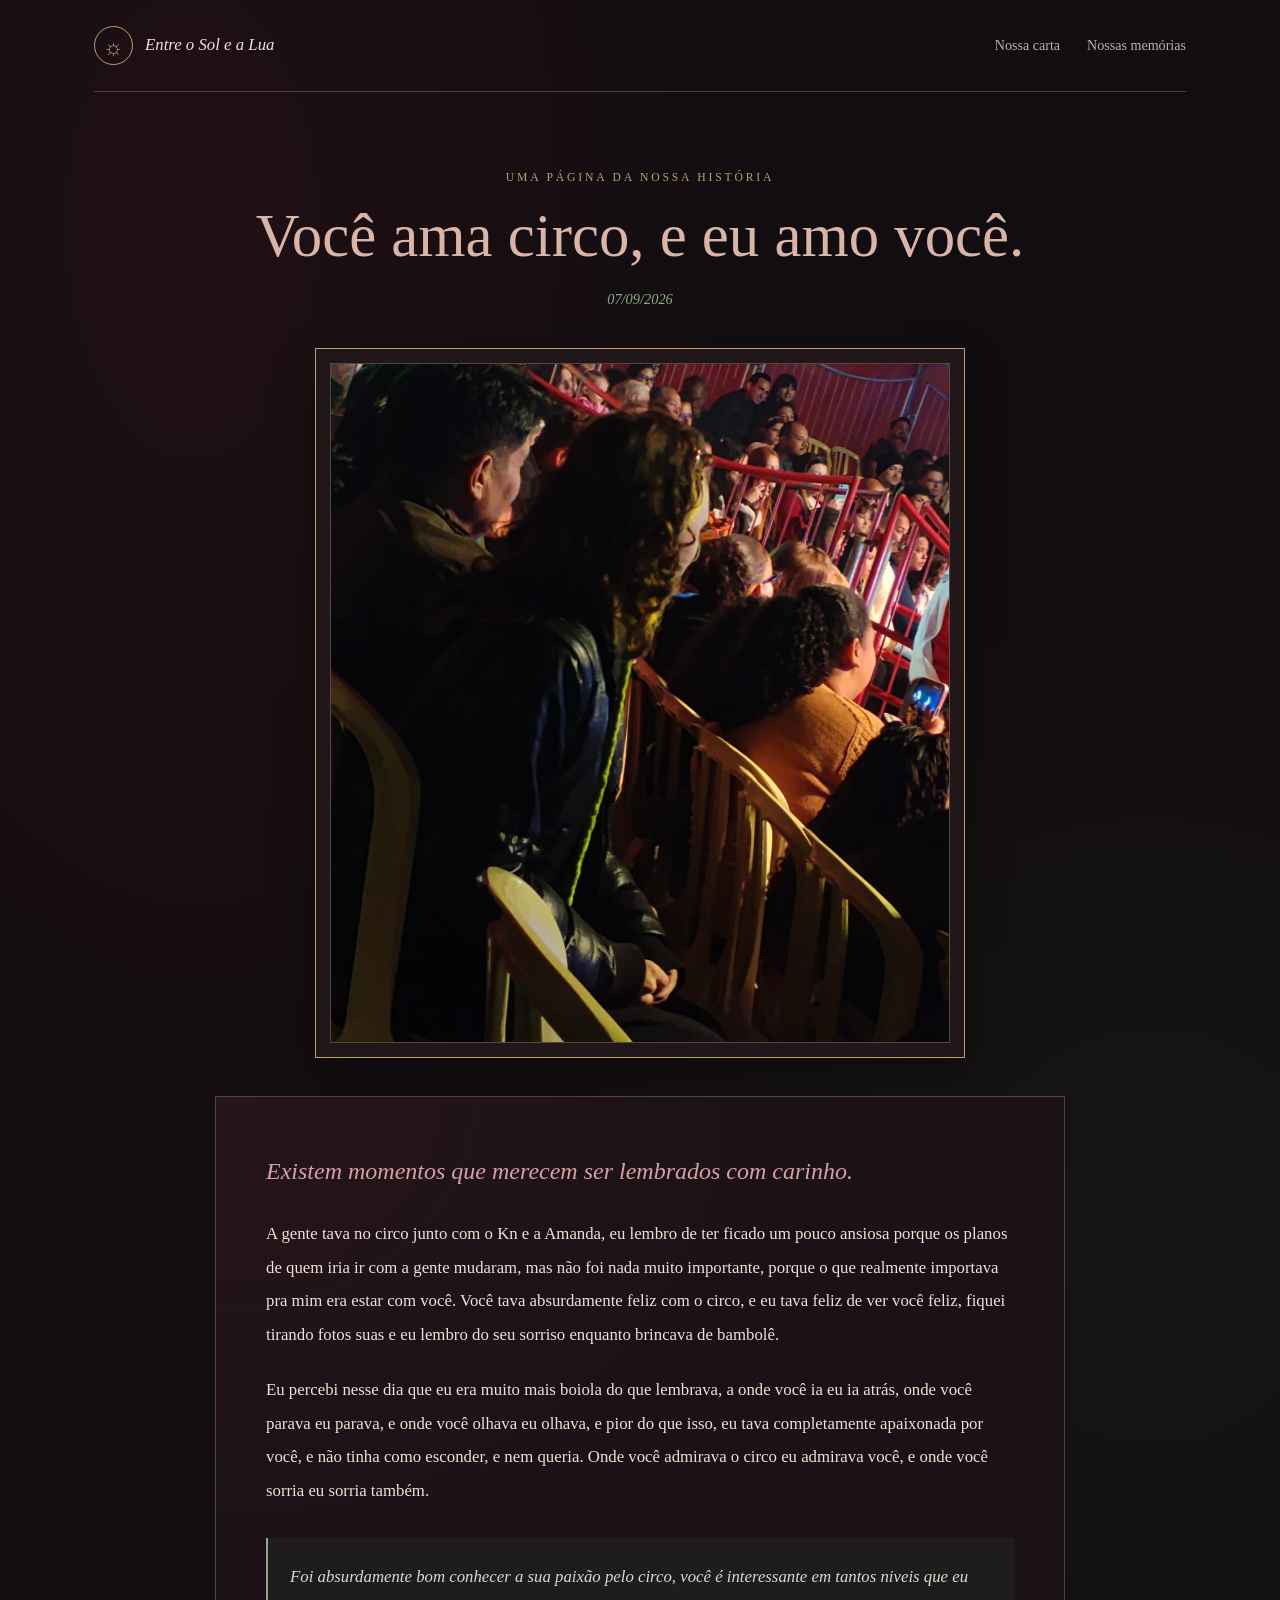
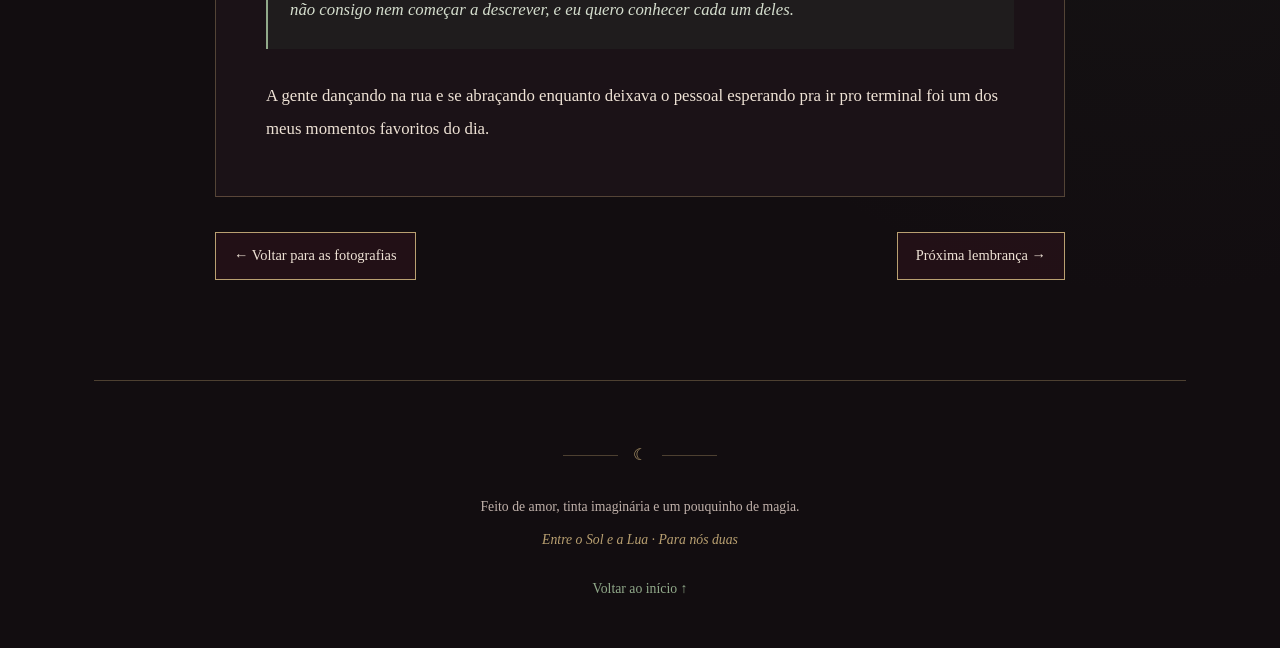
<file: foto04.html>
<!DOCTYPE html>
<html lang="pt-BR">
<head>
    <meta charset="UTF-8">
    <meta name="viewport" content="width=device-width, initial-scale=1.0">
    <meta name="theme-color" content="#120d10">

    <!-- Troque pelo título desta lembrança -->
    <title>O começo de algo bonito | Entre o Sol e a Lua</title>

    <link rel="stylesheet" href="style.css">
</head>

<body>
<div class="site-shell">

    <header class="topo">
        <a class="assinatura" href="index.html">
            <span class="assinatura-simbolo">☼</span>
            <span>Entre o Sol e a Lua</span>
        </a>

        <nav class="navegacao">
            <a href="index.html#carta">Nossa carta</a>
            <a href="index.html#galeria">Nossas memórias</a>
        </nav>
    </header>

    <main class="pagina-memoria">

        <header class="memoria-cabecalho">
            <p class="sobretitulo">Uma página da nossa história</p>

            <!-- ESCREVA AQUI O TÍTULO DO MOMENTO -->
            <h1>Você ama circo, e eu amo você.</h1>

            <!-- A DATA É OPCIONAL -->
            <span class="memoria-data">07/09/2026</span>
        </header>

        <!-- FOTOGRAFIA DO MOMENTO -->
        <figure class="foto-destaque">
            <img src="img/foto04.jpeg"
                 alt="Descrição desta lembrança">
        </figure>

        <!-- TEXTO DA LEMBRANÇA -->
        <article class="texto-memoria">

            <p class="abertura-memoria">
                Existem momentos que merecem ser lembrados com carinho.
            </p>

            <p>
                A gente tava no circo junto com o Kn e a Amanda, eu lembro de ter ficado um pouco ansiosa
                porque os planos de quem iria ir com a gente mudaram, mas não foi nada muito importante, porque o que realmente 
                importava pra mim era estar com você.
                Você tava absurdamente feliz com o circo, e eu tava feliz de ver você feliz, 
                fiquei tirando fotos suas e eu lembro do seu sorriso enquanto brincava de bambolê. 
            </p>

            <p>
               Eu percebi nesse dia que eu era muito mais boiola do que lembrava, a onde você ia eu ia atrás, 
               onde você parava eu parava, e onde você olhava eu olhava, e pior do que isso,
                eu tava completamente apaixonada por você, e não tinha como esconder, e nem queria. Onde você
                admirava o circo eu admirava você, e onde você sorria eu sorria também.
            </p>

            <blockquote>
               Foi absurdamente bom conhecer a sua paixão pelo circo, você é interessante
               em tantos niveis que eu não consigo nem começar a descrever, e eu quero conhecer cada um deles.
            </blockquote>

            <p>
                A gente dançando na rua e se abraçando enquanto deixava o pessoal esperando pra ir pro terminal
                foi um dos meus momentos favoritos do dia.
            </p>

        </article>

        <!-- NAVEGAÇÃO ENTRE AS PÁGINAS -->
        <nav class="memoria-navegacao" aria-label="Navegar pelas lembranças">

            <a class="botao-memoria" href="index.html#galeria">
                ← Voltar para as fotografias
            </a>

            <!-- Este botão leva à próxima lembrança -->
            <a class="botao-memoria" href="foto02.html">
                Próxima lembrança →
            </a>

        </nav>

    </main>

    <footer class="rodape">
        <div class="divisor-ornamental">
            <span></span> ☾ <span></span>
        </div>

        <p>Feito de amor, tinta imaginária e um pouquinho de magia.</p>
        <p class="rodape-assinatura">Entre o Sol e a Lua · Para nós duas</p>
        <a href="index.html" class="voltar-topo">Voltar ao início ↑</a>
    </footer>

</div>
</body>
</html>
</file>
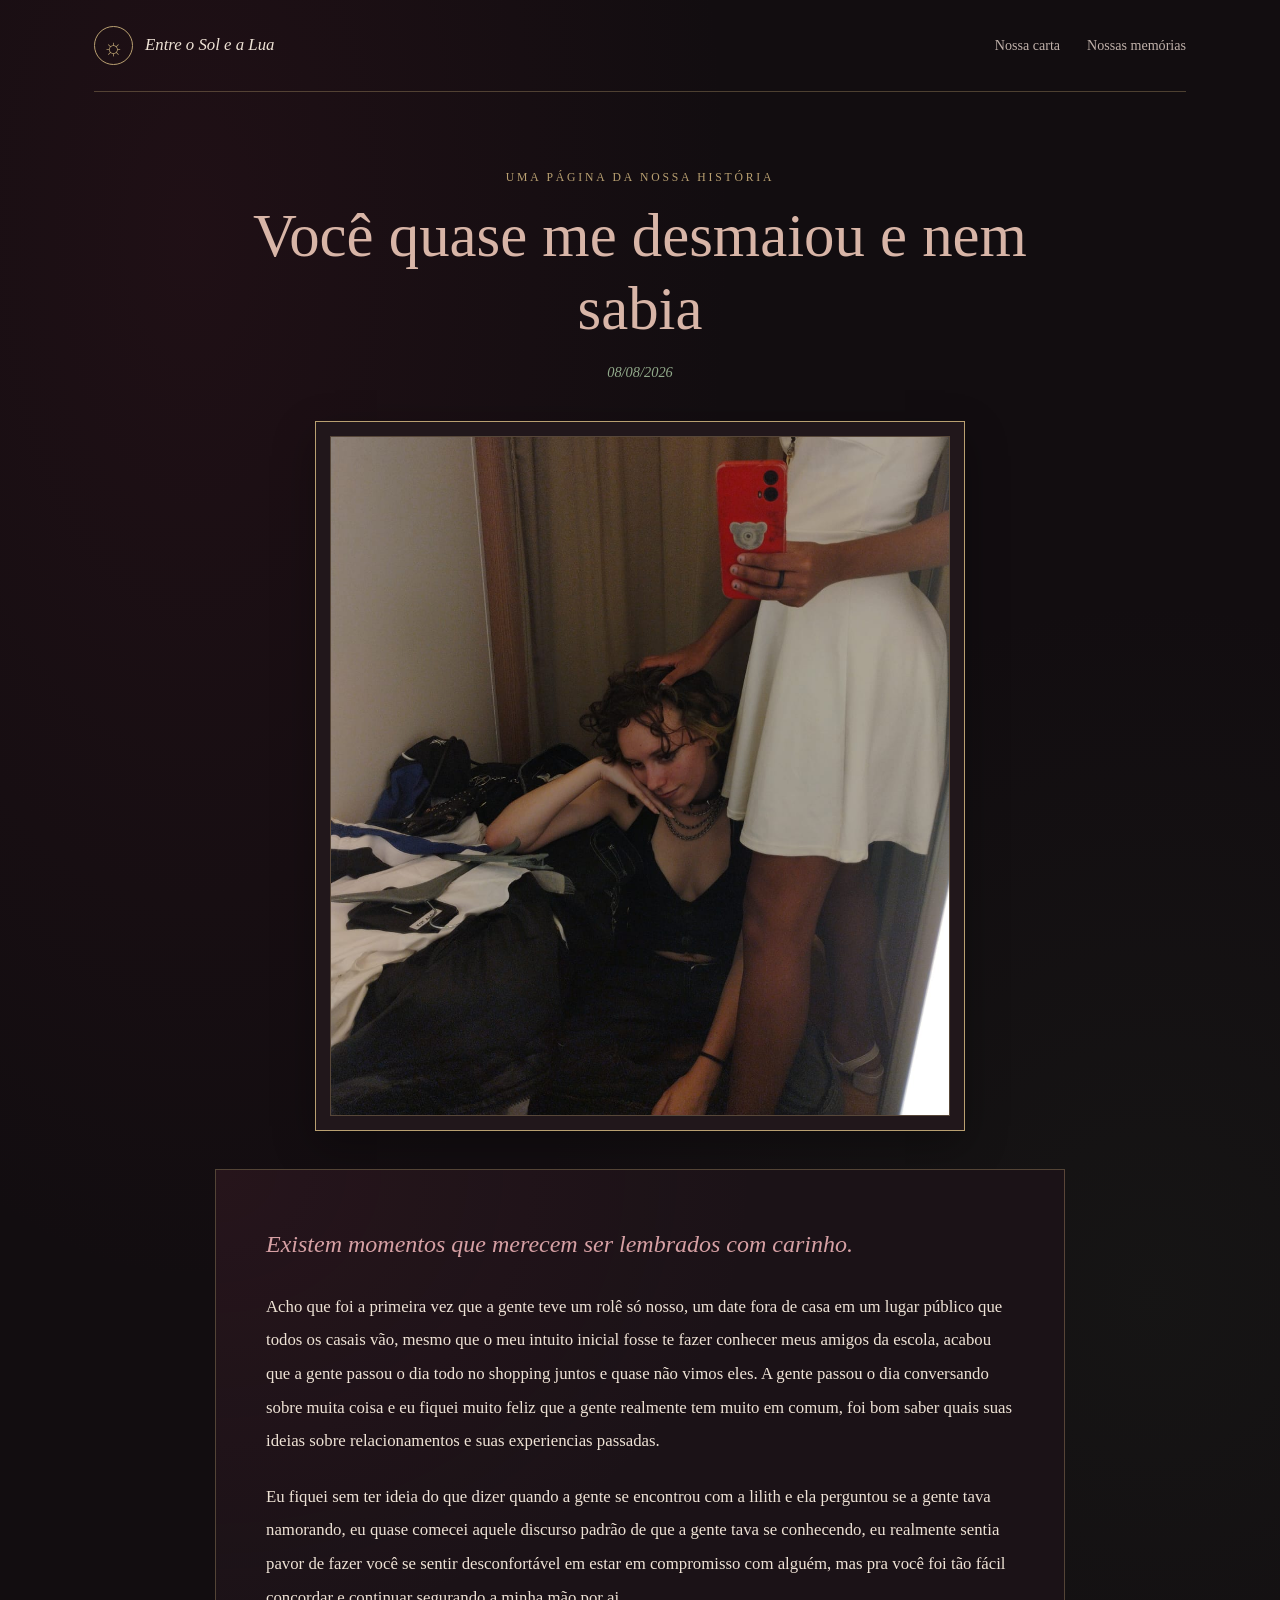
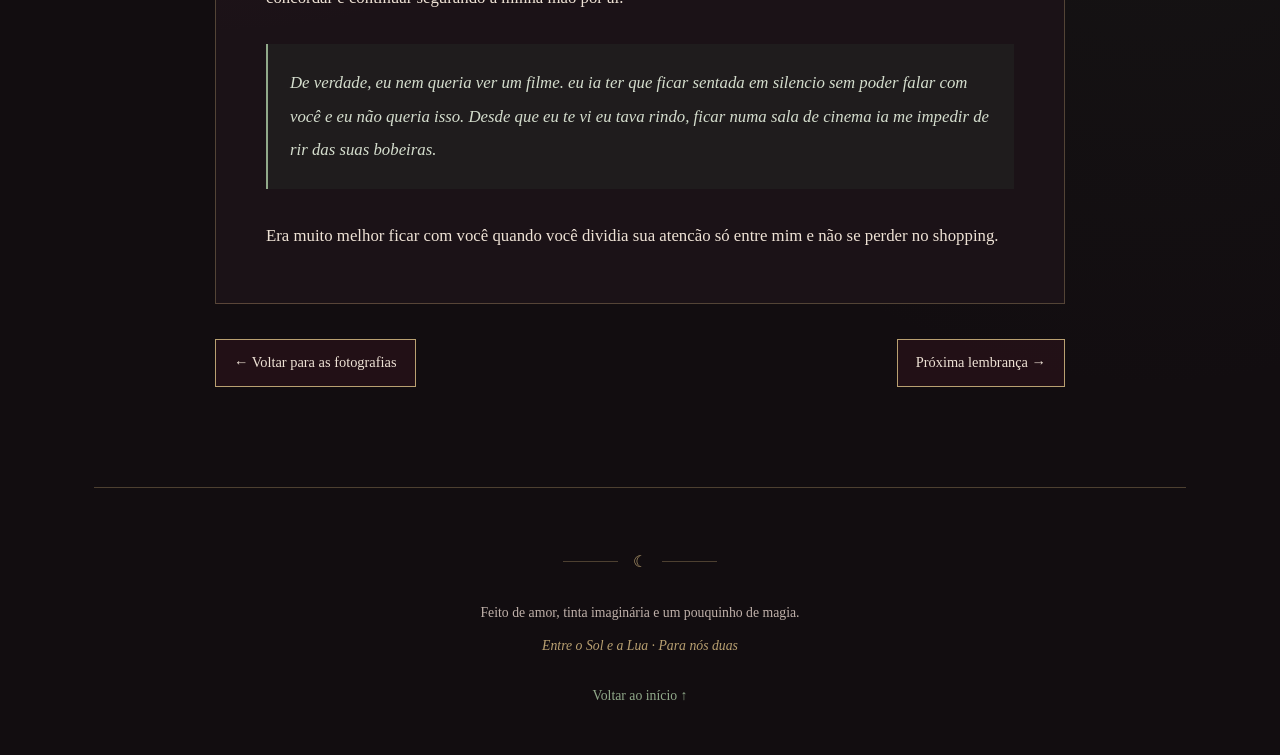
<file: foto05.html>
<!DOCTYPE html>
<html lang="pt-BR">
<head>
    <meta charset="UTF-8">
    <meta name="viewport" content="width=device-width, initial-scale=1.0">
    <meta name="theme-color" content="#120d10">

    <!-- Troque pelo título desta lembrança -->
    <title>O começo de algo bonito | Entre o Sol e a Lua</title>

    <link rel="stylesheet" href="style.css">
</head>

<body>
<div class="site-shell">

    <header class="topo">
        <a class="assinatura" href="index.html">
            <span class="assinatura-simbolo">☼</span>
            <span>Entre o Sol e a Lua</span>
        </a>

        <nav class="navegacao">
            <a href="index.html#carta">Nossa carta</a>
            <a href="index.html#galeria">Nossas memórias</a>
        </nav>
    </header>

    <main class="pagina-memoria">

        <header class="memoria-cabecalho">
            <p class="sobretitulo">Uma página da nossa história</p>

            <!-- ESCREVA AQUI O TÍTULO DO MOMENTO -->
            <h1>Você quase me desmaiou e nem sabia</h1>

            <!-- A DATA É OPCIONAL -->
            <span class="memoria-data">08/08/2026</span>
        </header>

        <!-- FOTOGRAFIA DO MOMENTO -->
        <figure class="foto-destaque">
            <img src="img/foto05.jpeg"
                 alt="Descrição desta lembrança">
        </figure>

        <!-- TEXTO DA LEMBRANÇA -->
        <article class="texto-memoria">

            <p class="abertura-memoria">
                Existem momentos que merecem ser lembrados com carinho.
            </p>

            <p>
                Acho que foi a primeira vez que a gente teve um rolê só nosso, um date fora de casa em um 
                lugar público que todos os casais vão, mesmo que o meu intuito
                inicial fosse te fazer conhecer meus amigos da escola, acabou que a gente passou o dia todo no shopping juntos
                e quase não vimos eles. A gente passou o dia conversando sobre muita coisa e eu fiquei muito feliz
                que a gente realmente tem muito em comum, foi bom saber quais suas ideias sobre relacionamentos e suas 
                experiencias passadas.
            </p>

            <p>
              Eu fiquei sem ter ideia do que dizer quando a gente se encontrou com a lilith e ela perguntou se a gente
              tava namorando, eu quase comecei aquele discurso padrão de que a gente tava se conhecendo, eu realmente
              sentia pavor de fazer você se sentir desconfortável em estar em compromisso com alguém, mas pra você foi
              tão fácil concordar e continuar segurando a minha mão por ai.
            </p>

            <blockquote>
              De verdade, eu nem queria ver um filme. eu ia ter que ficar sentada em silencio sem poder falar com você
               e eu não queria isso. Desde que eu te vi eu tava rindo, ficar numa sala de cinema ia me impedir de rir
               das suas bobeiras.
            </blockquote>

            <p>
                Era muito melhor ficar com você quando você dividia sua atencão só entre mim e não se perder no shopping.
            </p>

        </article>

        <!-- NAVEGAÇÃO ENTRE AS PÁGINAS -->
        <nav class="memoria-navegacao" aria-label="Navegar pelas lembranças">

            <a class="botao-memoria" href="index.html#galeria">
                ← Voltar para as fotografias
            </a>

            <!-- Este botão leva à próxima lembrança -->
            <a class="botao-memoria" href="foto02.html">
                Próxima lembrança →
            </a>

        </nav>

    </main>

    <footer class="rodape">
        <div class="divisor-ornamental">
            <span></span> ☾ <span></span>
        </div>

        <p>Feito de amor, tinta imaginária e um pouquinho de magia.</p>
        <p class="rodape-assinatura">Entre o Sol e a Lua · Para nós duas</p>
        <a href="index.html" class="voltar-topo">Voltar ao início ↑</a>
    </footer>

</div>
</body>
</html>
</file>
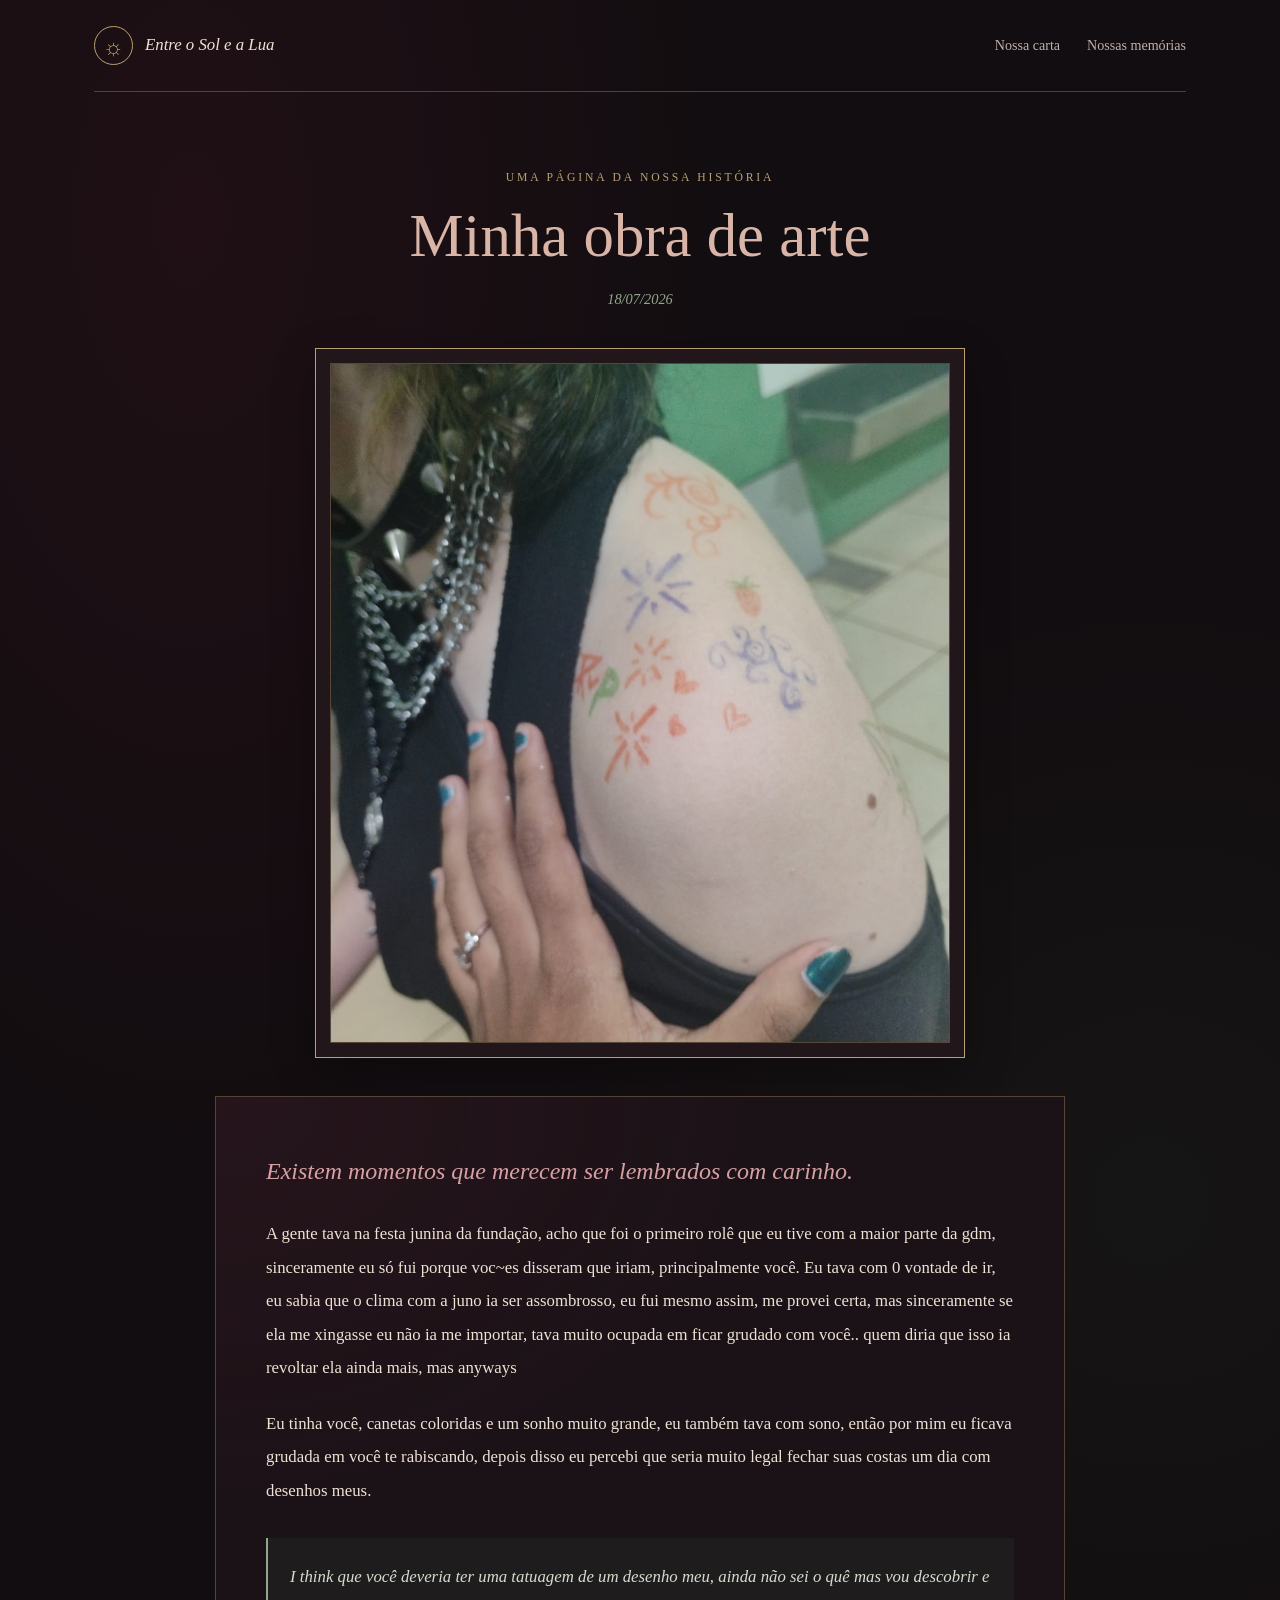
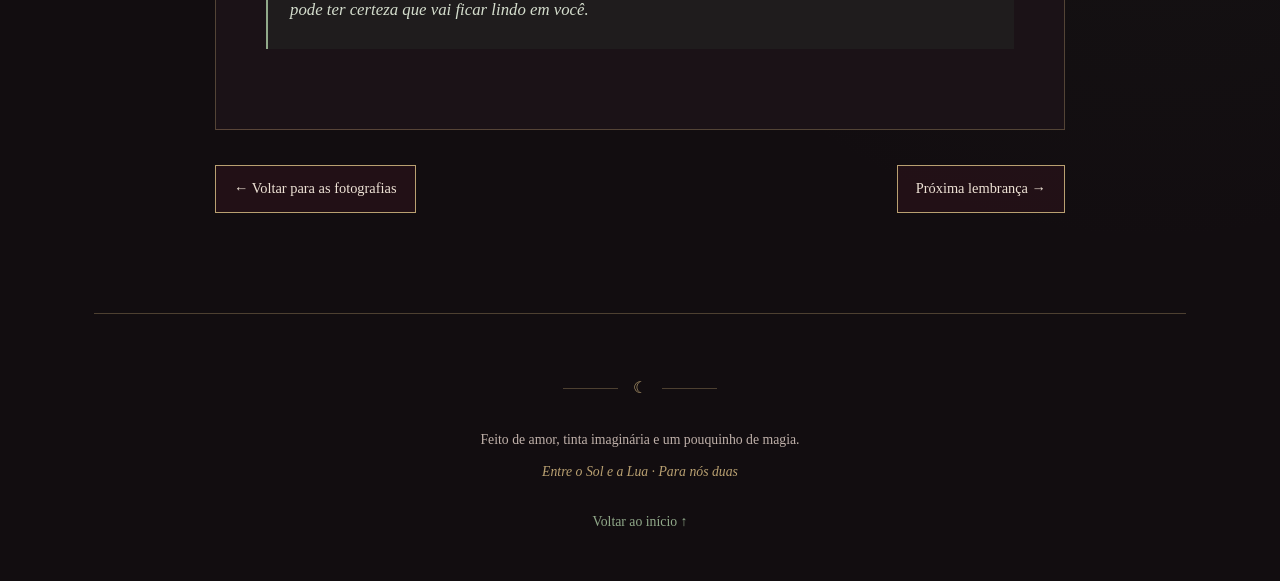
<file: foto06.html>
<!DOCTYPE html>
<html lang="pt-BR">
<head>
    <meta charset="UTF-8">
    <meta name="viewport" content="width=device-width, initial-scale=1.0">
    <meta name="theme-color" content="#120d10">

    <!-- Troque pelo título desta lembrança -->
    <title>O começo de algo bonito | Entre o Sol e a Lua</title>

    <link rel="stylesheet" href="style.css">
</head>

<body>
<div class="site-shell">

    <header class="topo">
        <a class="assinatura" href="index.html">
            <span class="assinatura-simbolo">☼</span>
            <span>Entre o Sol e a Lua</span>
        </a>

        <nav class="navegacao">
            <a href="index.html#carta">Nossa carta</a>
            <a href="index.html#galeria">Nossas memórias</a>
        </nav>
    </header>

    <main class="pagina-memoria">

        <header class="memoria-cabecalho">
            <p class="sobretitulo">Uma página da nossa história</p>

            <!-- ESCREVA AQUI O TÍTULO DO MOMENTO -->
            <h1>Minha obra de arte</h1>

            <!-- A DATA É OPCIONAL -->
            <span class="memoria-data">18/07/2026</span>
        </header>

        <!-- FOTOGRAFIA DO MOMENTO -->
        <figure class="foto-destaque">
            <img src="img/foto06.jpeg"
                 alt="Descrição desta lembrança">
        </figure>

        <!-- TEXTO DA LEMBRANÇA -->
        <article class="texto-memoria">

            <p class="abertura-memoria">
                Existem momentos que merecem ser lembrados com carinho.
            </p>

            <p>
                A gente tava na festa junina da fundação, acho que foi o primeiro rolê
                que eu tive com a maior parte da gdm, sinceramente eu só fui porque voc~es disseram que iriam, 
                principalmente você. Eu tava com 0 vontade de ir, eu sabia que o clima com a juno ia ser assombrosso, 
                eu fui mesmo assim, me provei certa, mas sinceramente se ela me xingasse eu não ia me importar, 
                tava muito ocupada em ficar grudado com você.. quem diria que isso ia revoltar ela ainda mais, mas anyways
            </p>

            <p>
               Eu tinha você, canetas coloridas e um sonho muito grande, eu também tava com sono, então por mim 
               eu ficava grudada em você te rabiscando, depois disso eu percebi que seria muito legal fechar suas costas
               um dia com desenhos meus.
            </p>

            <blockquote>
               I think que você deveria ter uma tatuagem de um desenho meu, ainda não sei o quê mas vou descobrir e pode ter 
               certeza que vai ficar lindo em você.
            </blockquote>

            <p>
              
            </p>

        </article>

        <!-- NAVEGAÇÃO ENTRE AS PÁGINAS -->
        <nav class="memoria-navegacao" aria-label="Navegar pelas lembranças">

            <a class="botao-memoria" href="index.html#galeria">
                ← Voltar para as fotografias
            </a>

            <!-- Este botão leva à próxima lembrança -->
            <a class="botao-memoria" href="foto02.html">
                Próxima lembrança →
            </a>

        </nav>

    </main>

    <footer class="rodape">
        <div class="divisor-ornamental">
            <span></span> ☾ <span></span>
        </div>

        <p>Feito de amor, tinta imaginária e um pouquinho de magia.</p>
        <p class="rodape-assinatura">Entre o Sol e a Lua · Para nós duas</p>
        <a href="index.html" class="voltar-topo">Voltar ao início ↑</a>
    </footer>

</div>
</body>
</html>
</file>
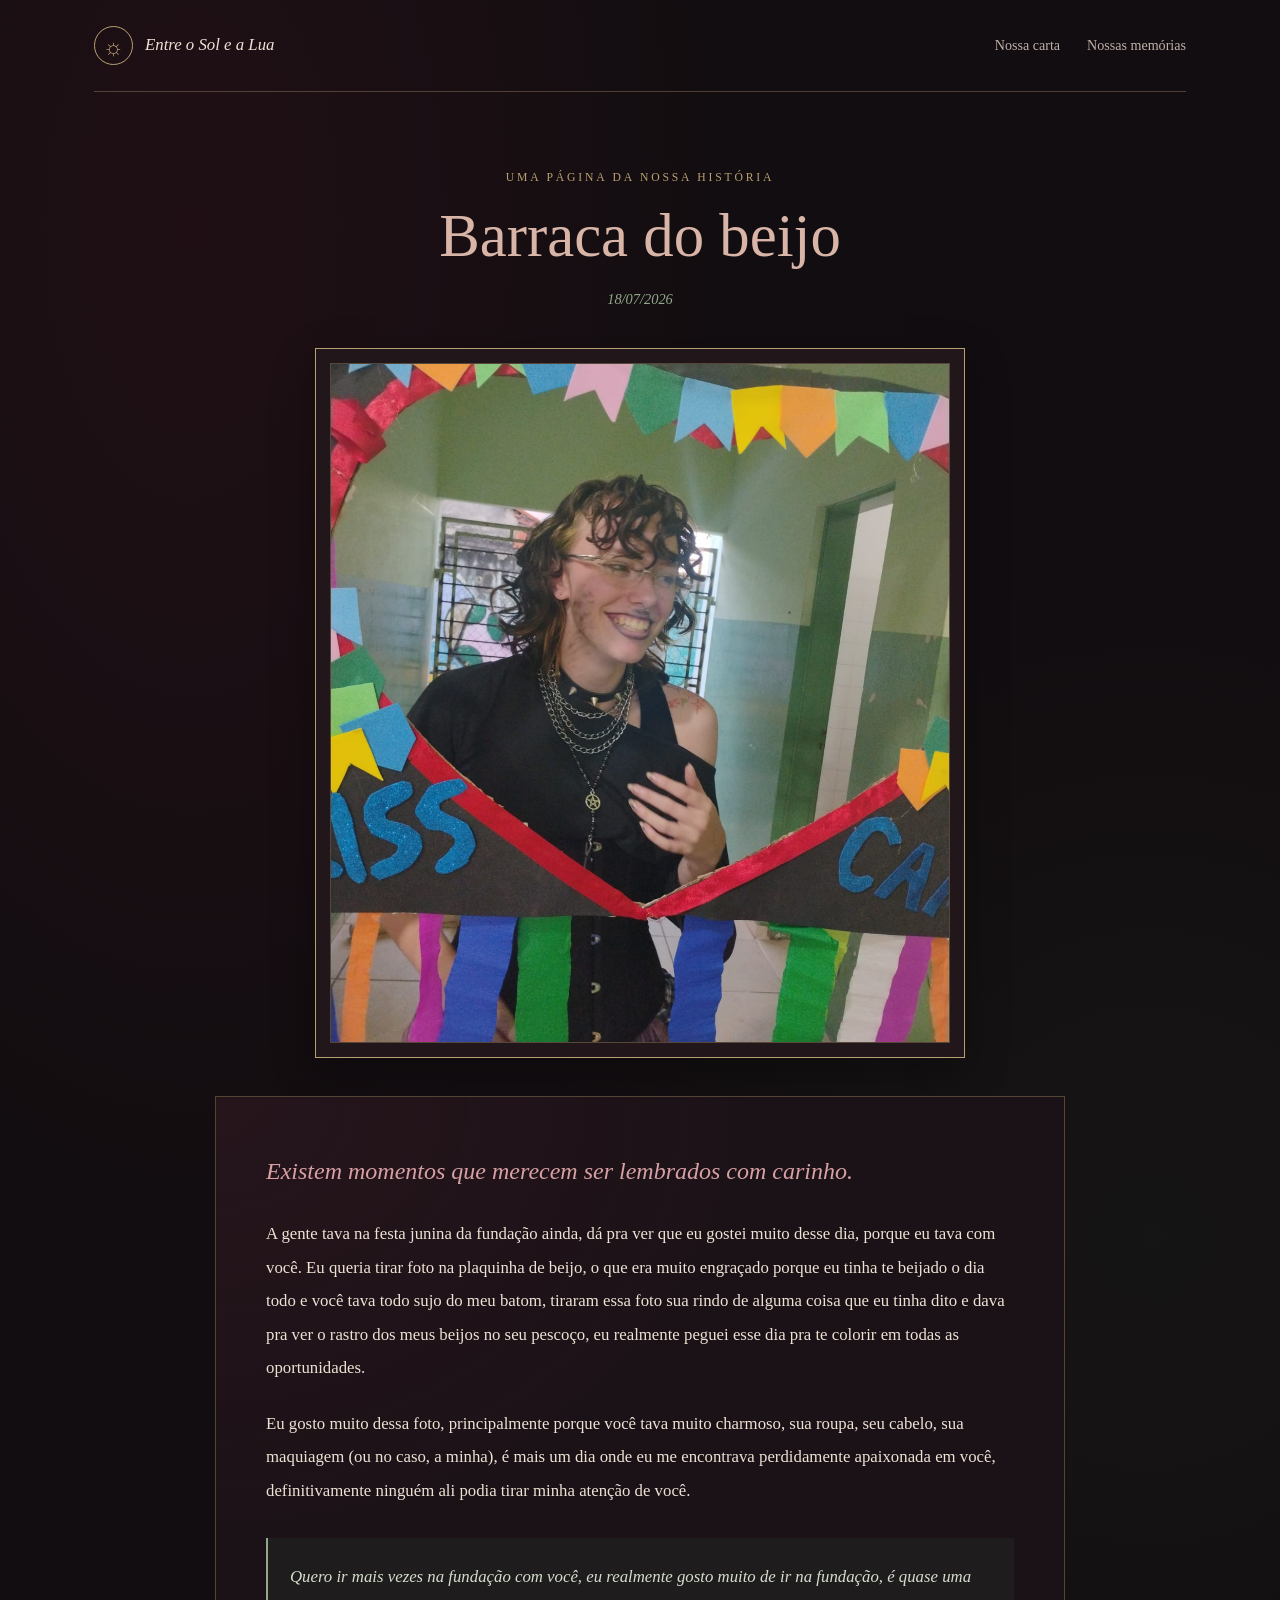
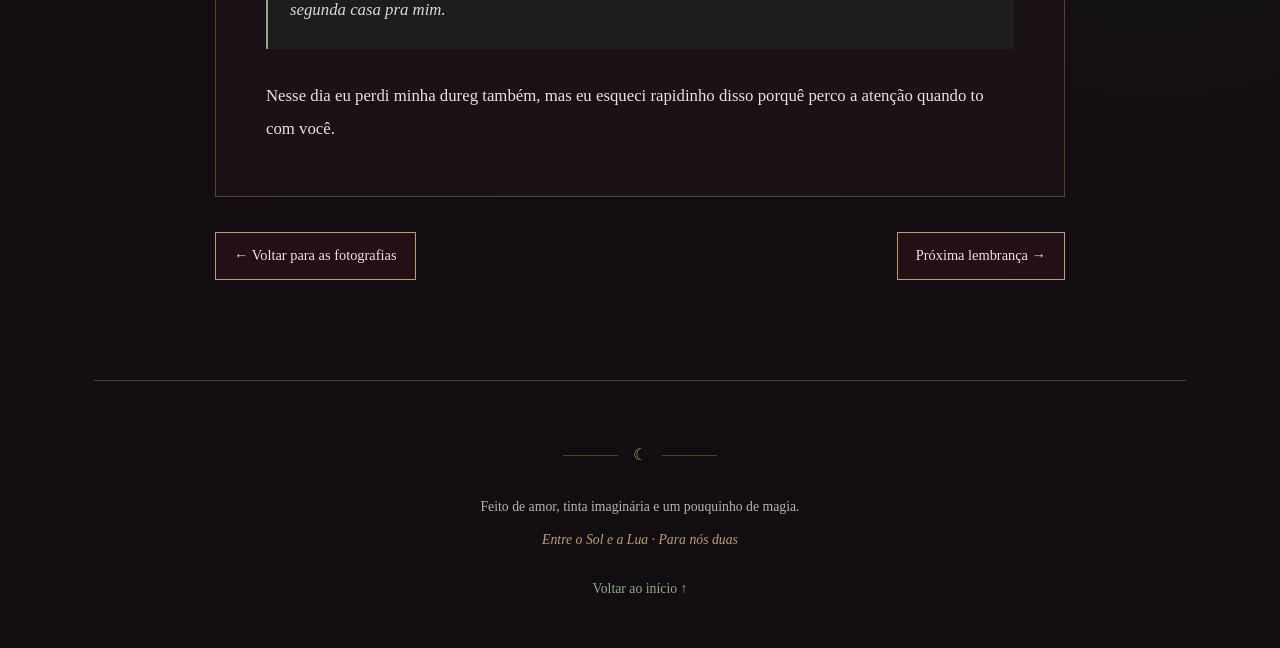
<file: foto07.html>
<!DOCTYPE html>
<html lang="pt-BR">
<head>
    <meta charset="UTF-8">
    <meta name="viewport" content="width=device-width, initial-scale=1.0">
    <meta name="theme-color" content="#120d10">

    <!-- Troque pelo título desta lembrança -->
    <title>O começo de algo bonito | Entre o Sol e a Lua</title>

    <link rel="stylesheet" href="style.css">
</head>

<body>
<div class="site-shell">

    <header class="topo">
        <a class="assinatura" href="index.html">
            <span class="assinatura-simbolo">☼</span>
            <span>Entre o Sol e a Lua</span>
        </a>

        <nav class="navegacao">
            <a href="index.html#carta">Nossa carta</a>
            <a href="index.html#galeria">Nossas memórias</a>
        </nav>
    </header>

    <main class="pagina-memoria">

        <header class="memoria-cabecalho">
            <p class="sobretitulo">Uma página da nossa história</p>

            <!-- ESCREVA AQUI O TÍTULO DO MOMENTO -->
            <h1>Barraca do beijo</h1>

            <!-- A DATA É OPCIONAL -->
            <span class="memoria-data">18/07/2026</span>
        </header>

        <!-- FOTOGRAFIA DO MOMENTO -->
        <figure class="foto-destaque">
            <img src="img/foto07.jpeg"
                 alt="Descrição desta lembrança">
        </figure>

        <!-- TEXTO DA LEMBRANÇA -->
        <article class="texto-memoria">

            <p class="abertura-memoria">
                Existem momentos que merecem ser lembrados com carinho.
            </p>

            <p>
                A gente tava na festa junina da fundação ainda, dá pra ver que eu gostei muito desse dia,
                porque eu tava com você. 
                Eu queria tirar foto na plaquinha de beijo, o que era muito engraçado porque eu tinha
                te beijado o dia todo e você tava todo sujo do meu batom, tiraram essa foto sua rindo de alguma coisa que 
                eu tinha dito e dava pra ver o rastro dos meus beijos no seu pescoço, eu realmente peguei esse dia
                pra te colorir em todas as oportunidades.
            </p>

            <p>
                Eu gosto muito dessa foto, principalmente porque você tava muito charmoso, sua roupa, seu cabelo, sua maquiagem (ou no caso, a minha), 
                é mais um dia onde eu me encontrava perdidamente apaixonada em você, definitivamente ninguém ali 
                podia tirar minha atenção de você.

            </p>

            <blockquote>
                    Quero ir mais vezes na fundação com você, eu realmente gosto muito de ir na fundação, é quase uma segunda casa pra mim.
            </blockquote>

            <p>
               Nesse dia eu perdi minha dureg também, mas eu esqueci rapidinho disso porquê perco a atenção quando
               to com você.
            </p>

        </article>

        <!-- NAVEGAÇÃO ENTRE AS PÁGINAS -->
        <nav class="memoria-navegacao" aria-label="Navegar pelas lembranças">

            <a class="botao-memoria" href="index.html#galeria">
                ← Voltar para as fotografias
            </a>

            <!-- Este botão leva à próxima lembrança -->
            <a class="botao-memoria" href="foto02.html">
                Próxima lembrança →
            </a>

        </nav>

    </main>

    <footer class="rodape">
        <div class="divisor-ornamental">
            <span></span> ☾ <span></span>
        </div>

        <p>Feito de amor, tinta imaginária e um pouquinho de magia.</p>
        <p class="rodape-assinatura">Entre o Sol e a Lua · Para nós duas</p>
        <a href="index.html" class="voltar-topo">Voltar ao início ↑</a>
    </footer>

</div>
</body>
</html>
</file>
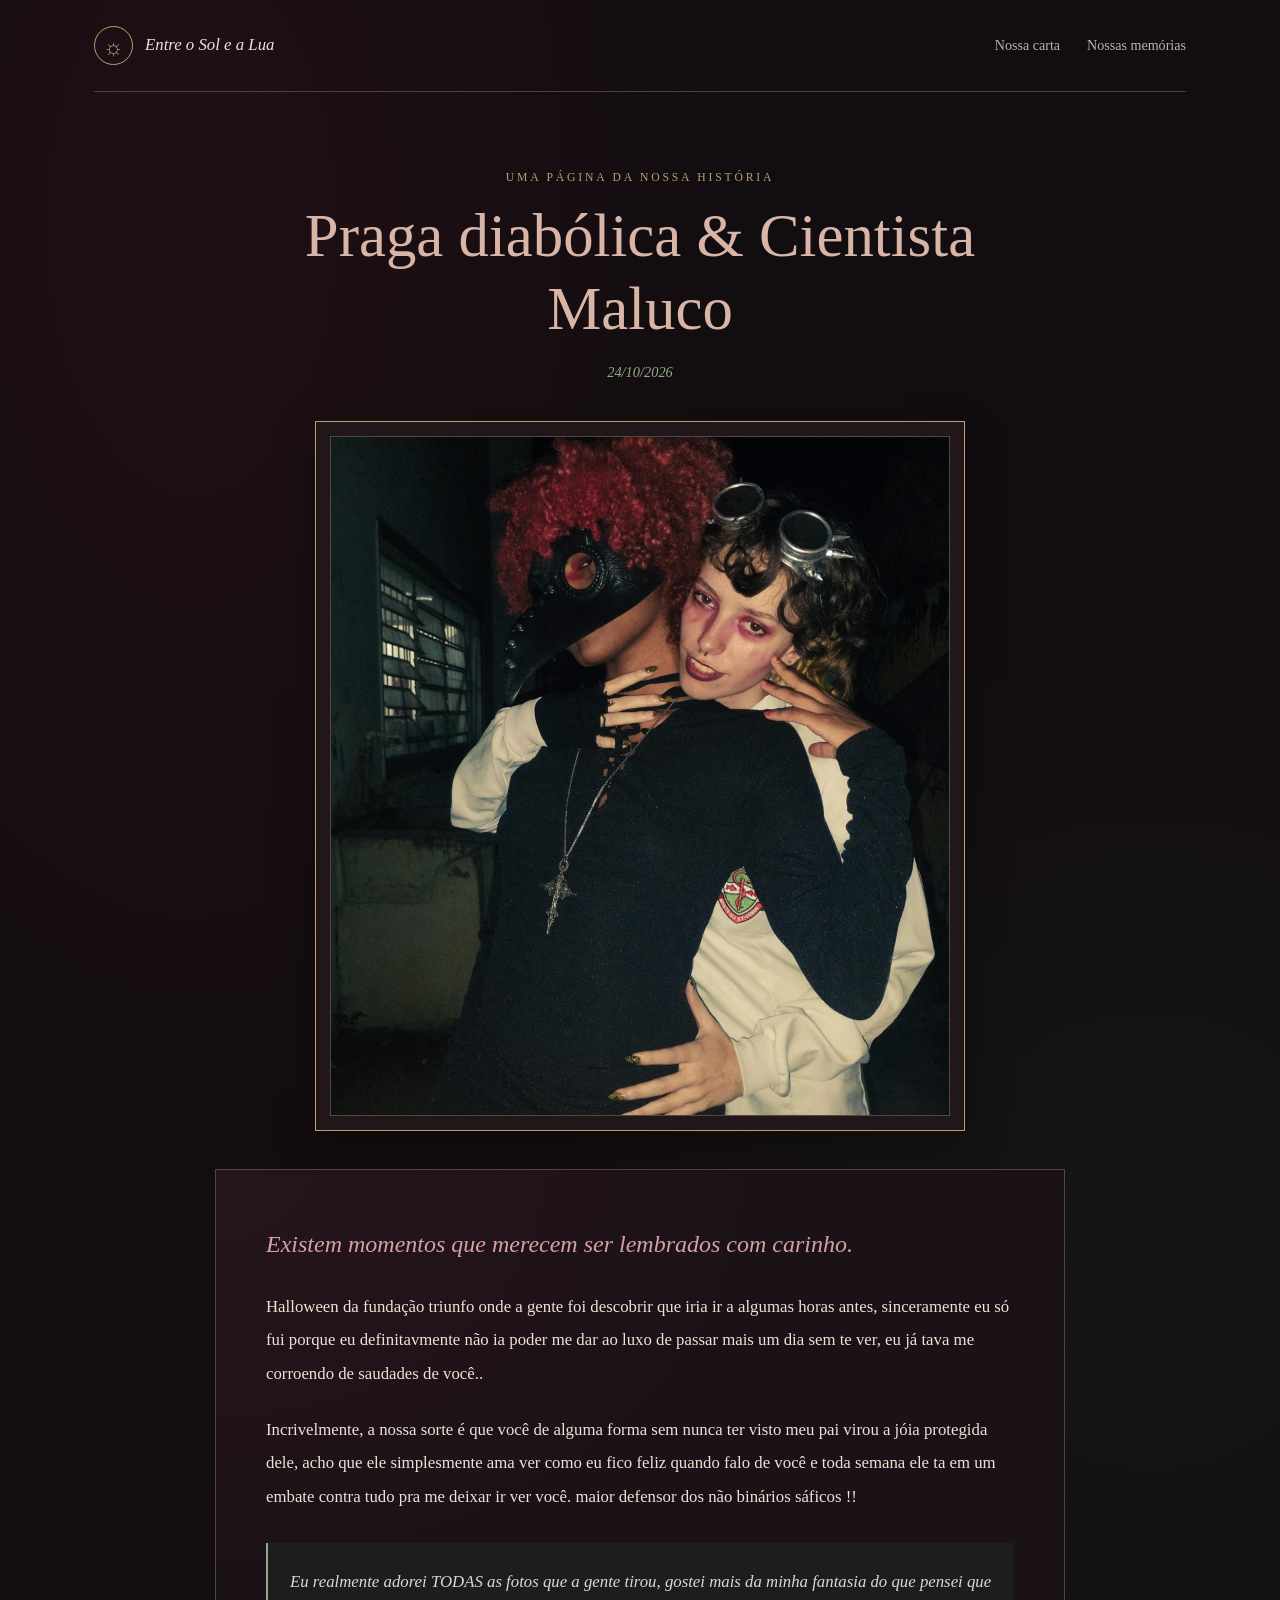
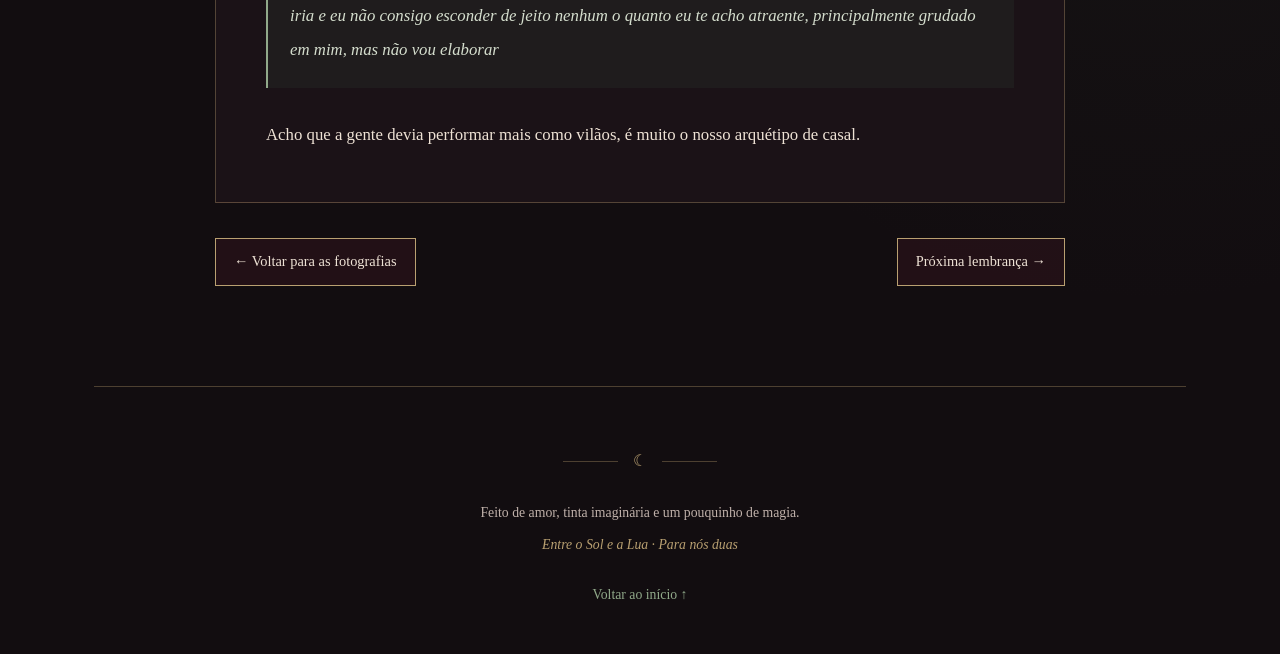
<file: foto08.html>
<!DOCTYPE html>
<html lang="pt-BR">
<head>
    <meta charset="UTF-8">
    <meta name="viewport" content="width=device-width, initial-scale=1.0">
    <meta name="theme-color" content="#120d10">

    <!-- Troque pelo título desta lembrança -->
    <title>O começo de algo bonito | Entre o Sol e a Lua</title>

    <link rel="stylesheet" href="style.css">
</head>

<body>
<div class="site-shell">

    <header class="topo">
        <a class="assinatura" href="index.html">
            <span class="assinatura-simbolo">☼</span>
            <span>Entre o Sol e a Lua</span>
        </a>

        <nav class="navegacao">
            <a href="index.html#carta">Nossa carta</a>
            <a href="index.html#galeria">Nossas memórias</a>
        </nav>
    </header>

    <main class="pagina-memoria">

        <header class="memoria-cabecalho">
            <p class="sobretitulo">Uma página da nossa história</p>

            <!-- ESCREVA AQUI O TÍTULO DO MOMENTO -->
            <h1>Praga diabólica & Cientista Maluco</h1>

            <!-- A DATA É OPCIONAL -->
            <span class="memoria-data">24/10/2026</span>
        </header>

        <!-- FOTOGRAFIA DO MOMENTO -->
        <figure class="foto-destaque">
            <img src="img/foto08.jpeg"
                 alt="Descrição desta lembrança">
        </figure>

        <!-- TEXTO DA LEMBRANÇA -->
        <article class="texto-memoria">

            <p class="abertura-memoria">
                Existem momentos que merecem ser lembrados com carinho.
            </p>

            <p>
               Halloween da fundação triunfo onde a gente foi descobrir que iria ir a algumas horas antes, 
                sinceramente eu só fui porque eu definitavmente não ia poder me dar ao luxo de passar
                mais um dia sem te ver, eu já tava me corroendo de saudades de você.. 
            </p>

            <p>
                Incrivelmente, a nossa sorte é que você de alguma forma sem nunca ter visto meu pai virou a jóia protegida dele, 
                acho que ele simplesmente ama ver como eu fico feliz quando falo de você e toda semana ele ta em um embate contra tudo 
                pra me deixar ir ver você. maior defensor dos não binários sáficos !!
            </p>

            <blockquote>
                Eu realmente adorei TODAS as fotos que a gente tirou, gostei mais da minha fantasia do que pensei que iria 
                e eu não consigo esconder de jeito nenhum o quanto eu te acho atraente, principalmente grudado em mim, mas não vou elaborar
            </blockquote>

            <p>
                Acho que a gente devia performar mais como vilãos, é muito o nosso arquétipo de casal.
            </p>

        </article>

        <!-- NAVEGAÇÃO ENTRE AS PÁGINAS -->
        <nav class="memoria-navegacao" aria-label="Navegar pelas lembranças">

            <a class="botao-memoria" href="index.html#galeria">
                ← Voltar para as fotografias
            </a>

            <!-- Este botão leva à próxima lembrança -->
            <a class="botao-memoria" href="foto02.html">
                Próxima lembrança →
            </a>

        </nav>

    </main>

    <footer class="rodape">
        <div class="divisor-ornamental">
            <span></span> ☾ <span></span>
        </div>

        <p>Feito de amor, tinta imaginária e um pouquinho de magia.</p>
        <p class="rodape-assinatura">Entre o Sol e a Lua · Para nós duas</p>
        <a href="index.html" class="voltar-topo">Voltar ao início ↑</a>
    </footer>

</div>
</body>
</html>
</file>
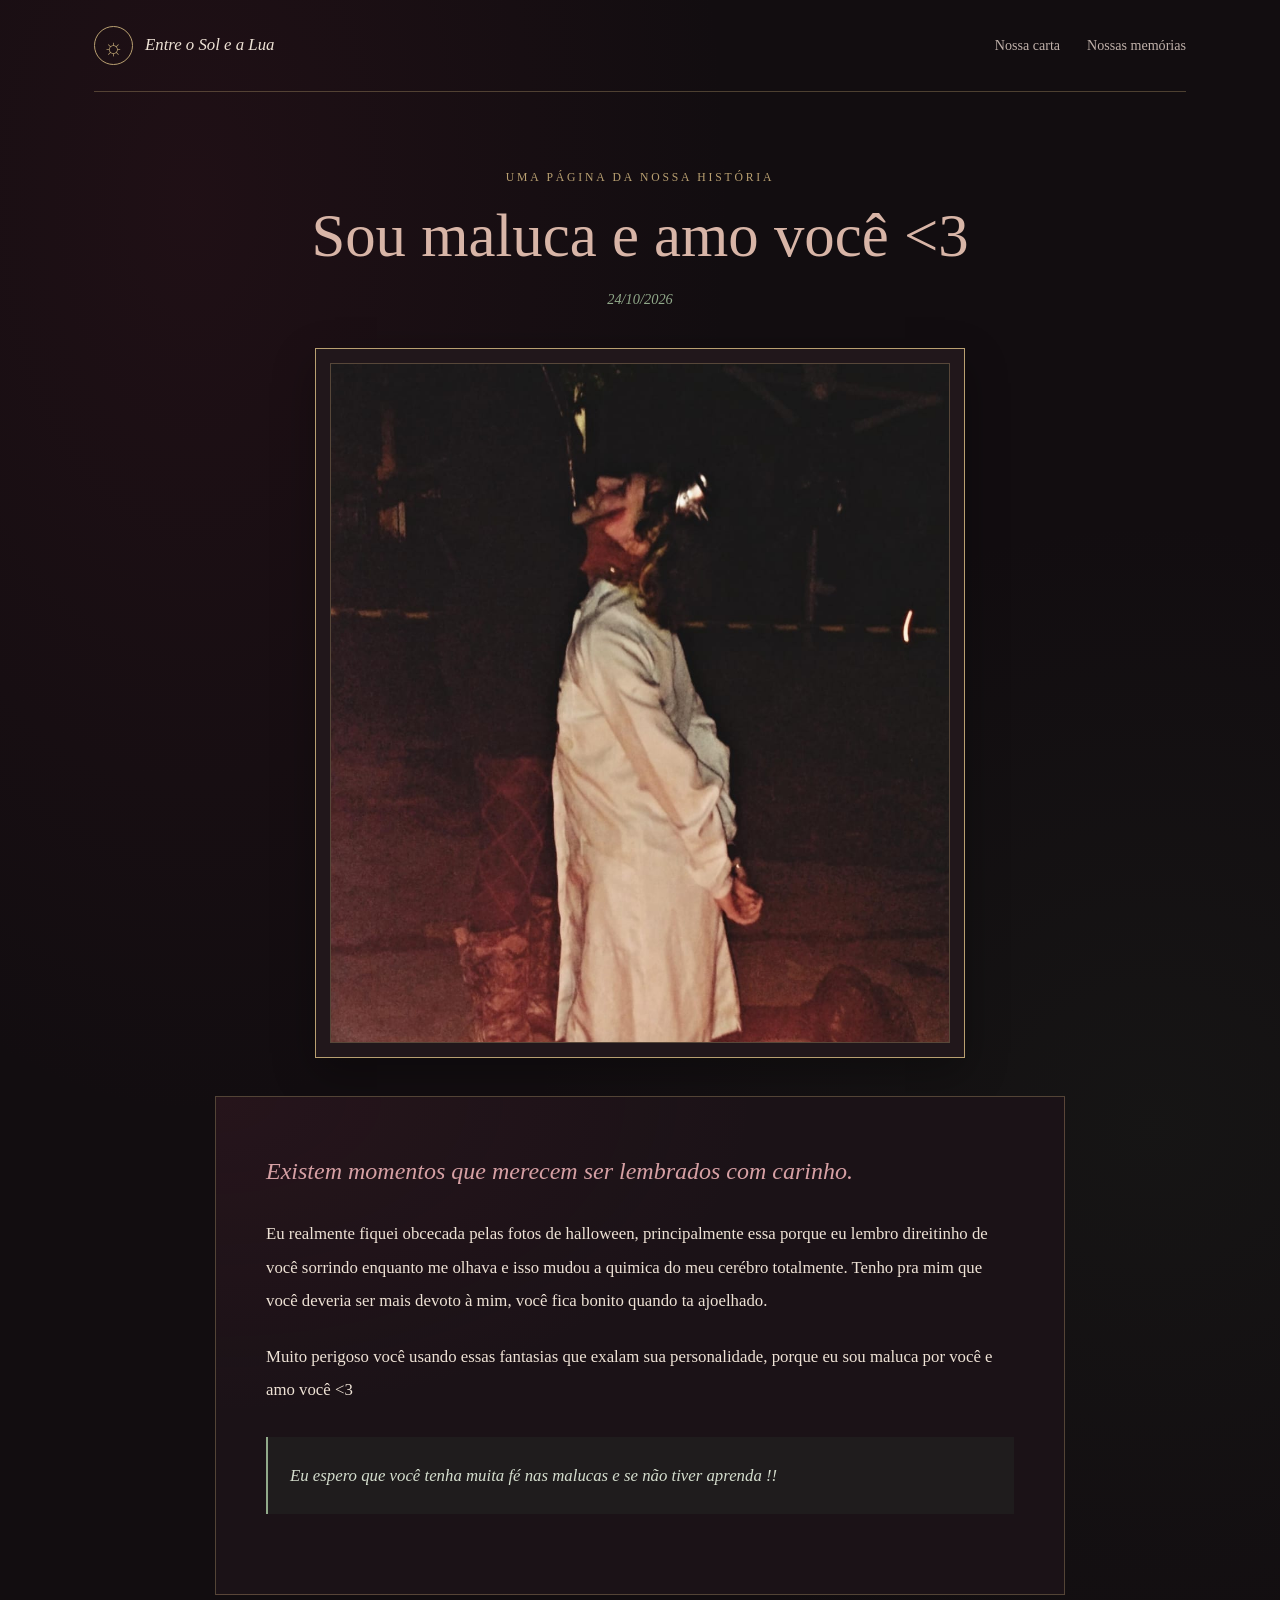
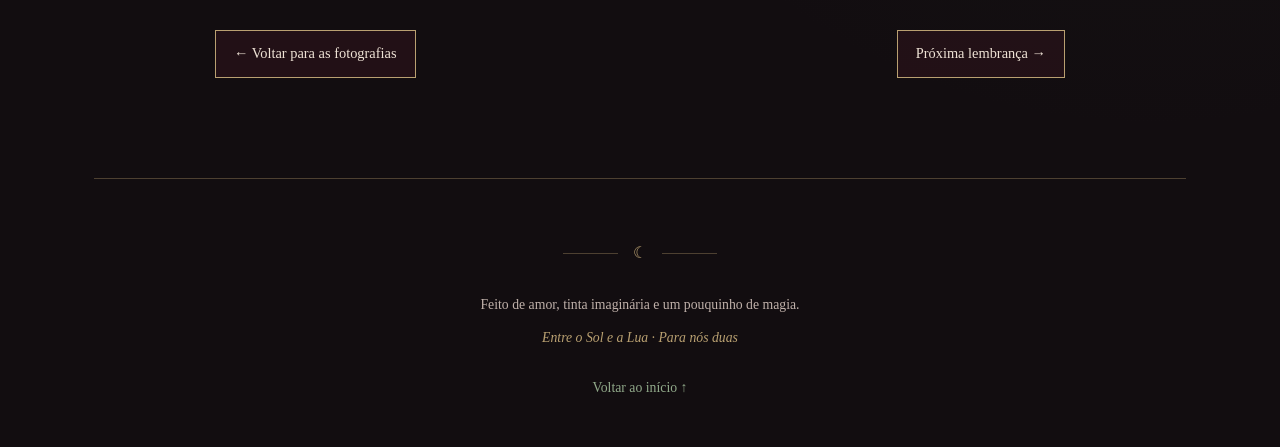
<file: foto09.html>
<!DOCTYPE html>
<html lang="pt-BR">
<head>
    <meta charset="UTF-8">
    <meta name="viewport" content="width=device-width, initial-scale=1.0">
    <meta name="theme-color" content="#120d10">

    <!-- Troque pelo título desta lembrança -->
    <title>O começo de algo bonito | Entre o Sol e a Lua</title>

    <link rel="stylesheet" href="style.css">
</head>

<body>
<div class="site-shell">

    <header class="topo">
        <a class="assinatura" href="index.html">
            <span class="assinatura-simbolo">☼</span>
            <span>Entre o Sol e a Lua</span>
        </a>

        <nav class="navegacao">
            <a href="index.html#carta">Nossa carta</a>
            <a href="index.html#galeria">Nossas memórias</a>
        </nav>
    </header>

    <main class="pagina-memoria">

        <header class="memoria-cabecalho">
            <p class="sobretitulo">Uma página da nossa história</p>

            <!-- ESCREVA AQUI O TÍTULO DO MOMENTO -->
            <h1>Sou maluca e amo você <3</h1>

            <!-- A DATA É OPCIONAL -->
            <span class="memoria-data">24/10/2026</span>
        </header>

        <!-- FOTOGRAFIA DO MOMENTO -->
        <figure class="foto-destaque">
            <img src="img/foto09.jpeg"
                 alt="Descrição desta lembrança">
        </figure>

        <!-- TEXTO DA LEMBRANÇA -->
        <article class="texto-memoria">

            <p class="abertura-memoria">
                Existem momentos que merecem ser lembrados com carinho.
            </p>

            <p>
                Eu realmente fiquei obcecada pelas fotos de halloween, principalmente essa porque eu lembro direitinho 
                de você sorrindo enquanto me olhava e isso mudou a quimica do meu cerébro totalmente. Tenho pra mim
                que você deveria ser mais devoto à mim, você fica bonito quando ta ajoelhado.
            </p>

            <p>
                Muito perigoso você usando essas fantasias que exalam sua personalidade,
                porque eu sou maluca por você e amo você <3
            </p>

            <blockquote>
                Eu espero que você tenha muita fé nas malucas e se não tiver aprenda !!
            </blockquote>

            <p>
                
            </p>

        </article>

        <!-- NAVEGAÇÃO ENTRE AS PÁGINAS -->
        <nav class="memoria-navegacao" aria-label="Navegar pelas lembranças">

            <a class="botao-memoria" href="index.html#galeria">
                ← Voltar para as fotografias
            </a>

            <!-- Este botão leva à próxima lembrança -->
            <a class="botao-memoria" href="foto02.html">
                Próxima lembrança →
            </a>

        </nav>

    </main>

    <footer class="rodape">
        <div class="divisor-ornamental">
            <span></span> ☾ <span></span>
        </div>

        <p>Feito de amor, tinta imaginária e um pouquinho de magia.</p>
        <p class="rodape-assinatura">Entre o Sol e a Lua · Para nós duas</p>
        <a href="index.html" class="voltar-topo">Voltar ao início ↑</a>
    </footer>

</div>
</body>
</html>
</file>
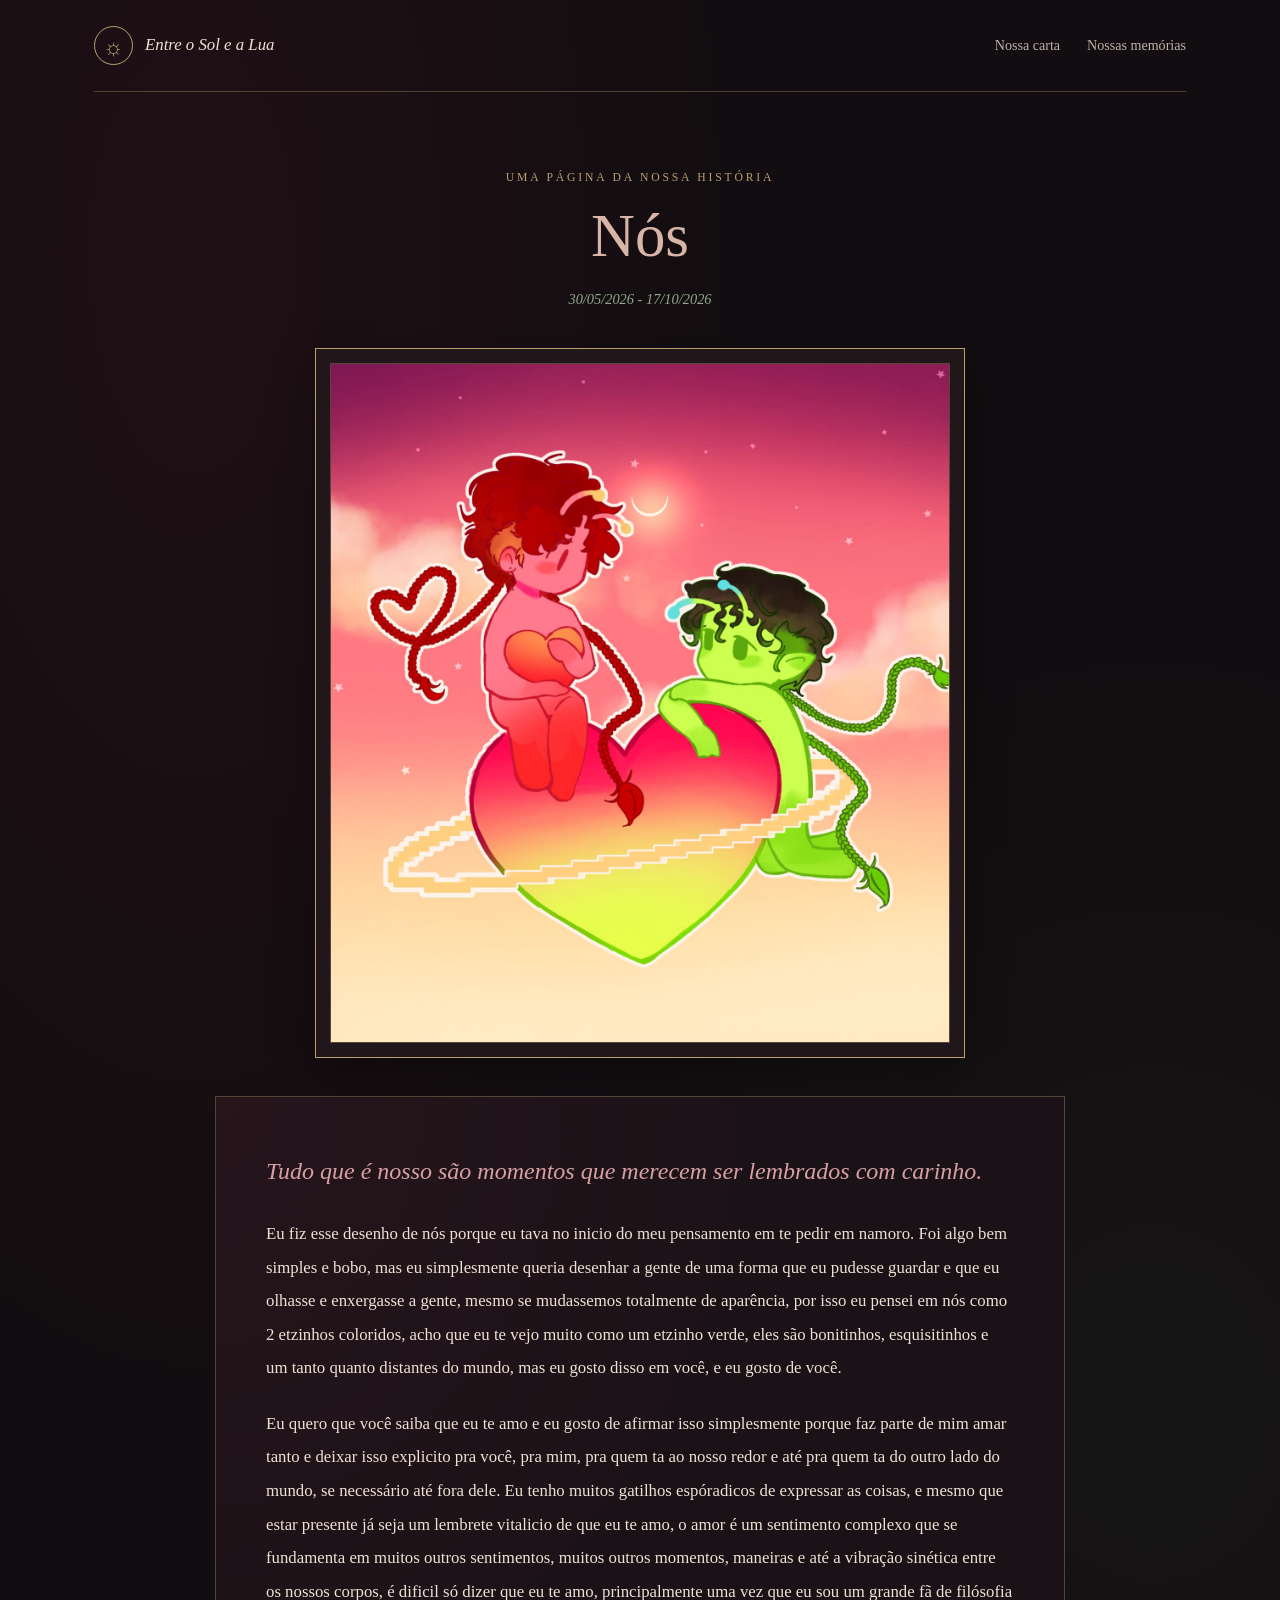
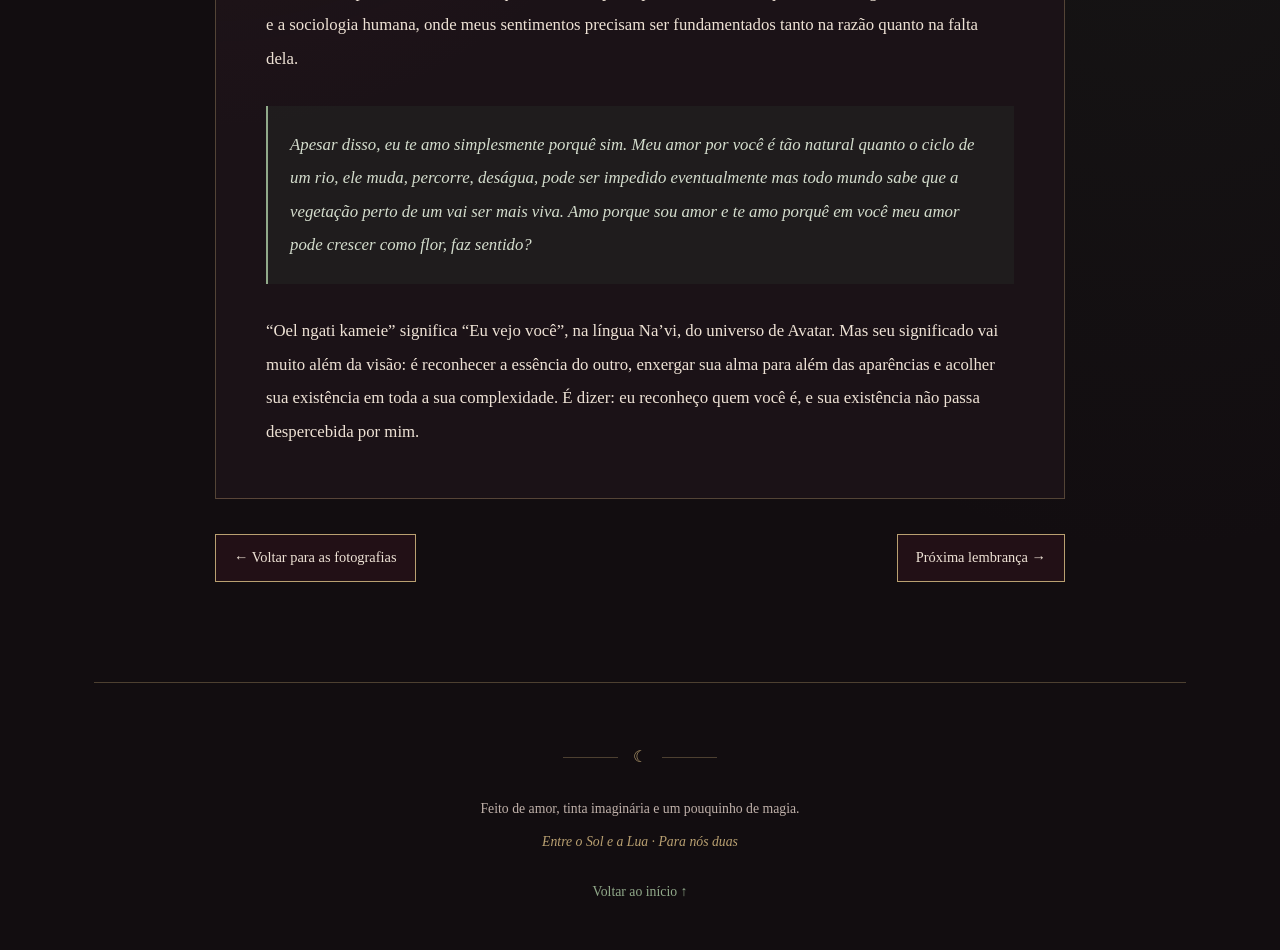
<file: foto10.html>
<!DOCTYPE html>
<html lang="pt-BR">
<head>
    <meta charset="UTF-8">
    <meta name="viewport" content="width=device-width, initial-scale=1.0">
    <meta name="theme-color" content="#120d10">

    <!-- Troque pelo título desta lembrança -->
    <title>O começo de algo bonito | Entre o Sol e a Lua</title>

    <link rel="stylesheet" href="style.css">
</head>

<body>
<div class="site-shell">

    <header class="topo">
        <a class="assinatura" href="index.html">
            <span class="assinatura-simbolo">☼</span>
            <span>Entre o Sol e a Lua</span>
        </a>

        <nav class="navegacao">
            <a href="index.html#carta">Nossa carta</a>
            <a href="index.html#galeria">Nossas memórias</a>
        </nav>
    </header>

    <main class="pagina-memoria">

        <header class="memoria-cabecalho">
            <p class="sobretitulo">Uma página da nossa história</p>

            <!-- ESCREVA AQUI O TÍTULO DO MOMENTO -->
            <h1>Nós</h1>

            <!-- A DATA É OPCIONAL -->
            <span class="memoria-data">30/05/2026 - 17/10/2026</span>
        </header>

        <!-- FOTOGRAFIA DO MOMENTO -->
        <figure class="foto-destaque">
            <img src="img/foto10.jpeg"
                 alt="Descrição desta lembrança">
        </figure>

        <!-- TEXTO DA LEMBRANÇA -->
        <article class="texto-memoria">

            <p class="abertura-memoria">
                Tudo que é nosso são momentos que merecem ser lembrados com carinho.
            </p>

            <p>
                Eu fiz esse desenho de nós porque eu tava no inicio do meu pensamento em te pedir 
                em namoro. Foi algo bem simples e bobo, mas eu simplesmente queria desenhar a gente 
                de uma forma que eu pudesse guardar e que eu olhasse e enxergasse a gente, mesmo se 
                mudassemos totalmente de aparência, por isso eu pensei em nós como 2 etzinhos coloridos, 
                acho que eu te vejo muito como um etzinho verde, eles são bonitinhos, esquisitinhos e um 
                tanto quanto distantes do mundo, mas eu gosto disso em você, e eu gosto de você.
            </p>

            <p>
               Eu quero que você saiba que eu te amo e eu gosto de afirmar isso simplesmente porque faz parte 
               de mim amar tanto e deixar isso explicito pra você, pra mim, pra quem ta ao nosso redor e até 
               pra quem ta do outro lado do mundo, se necessário até fora dele.

               Eu tenho muitos gatilhos espóradicos de expressar as coisas, e mesmo que estar presente já seja um 
               lembrete vitalicio de que eu te amo, o amor é um sentimento complexo que se fundamenta em 
               muitos outros sentimentos, muitos outros momentos, maneiras e até a vibração sinética entre os nossos 
               corpos, é dificil só dizer que eu te amo, principalmente uma vez que eu sou um grande fã de filósofia 
               e a sociologia humana, onde meus sentimentos precisam ser fundamentados tanto na razão quanto na falta dela.
            </p>

            <blockquote>
                Apesar disso, eu te amo simplesmente porquê sim. Meu amor por você é tão natural quanto 
                o ciclo de um rio, ele muda, percorre, deságua, pode ser impedido eventualmente mas todo mundo sabe 
                que a vegetação perto de um vai ser mais viva. Amo porque sou amor e te amo porquê em você meu amor
                pode crescer como flor, faz sentido?
            </blockquote>

            <p>
              “Oel ngati kameie” significa “Eu vejo você”, na língua Na’vi, do universo de Avatar.
               Mas seu significado vai muito além da visão: é reconhecer a essência do outro, enxergar sua alma para além das aparências e acolher sua existência em toda a sua complexidade. 
              É dizer: eu reconheço quem você é, e sua existência não passa despercebida por mim.
            </p>

        </article>

        <!-- NAVEGAÇÃO ENTRE AS PÁGINAS -->
        <nav class="memoria-navegacao" aria-label="Navegar pelas lembranças">

            <a class="botao-memoria" href="index.html#galeria">
                ← Voltar para as fotografias
            </a>

            <!-- Este botão leva à próxima lembrança -->
            <a class="botao-memoria" href="foto02.html">
                Próxima lembrança →
            </a>

        </nav>

    </main>

    <footer class="rodape">
        <div class="divisor-ornamental">
            <span></span> ☾ <span></span>
        </div>

        <p>Feito de amor, tinta imaginária e um pouquinho de magia.</p>
        <p class="rodape-assinatura">Entre o Sol e a Lua · Para nós duas</p>
        <a href="index.html" class="voltar-topo">Voltar ao início ↑</a>
    </footer>

</div>
</body>
</html>
</file>
<file: style.css>
/* =====================================
   ENTRE O SOL E A LUA
   Romance gótico literário
===================================== */

:root {
    --fundo: #120d10;
    --fundo-claro: #1b1217;
    --painel: #21171b;
    --vinho: #76263a;
    --vinho-claro: #a64a5b;
    --verde: #344b39;
    --verde-claro: #91a98a;
    --dourado: #b9a071;
    --linha: rgba(185, 160, 113, 0.35);
    --texto: #eee2d5;
    --texto-suave: #c0b1aa;
    --titulo: Georgia, "Times New Roman", serif;
    --corpo: "Palatino Linotype", "Book Antiqua", Palatino, serif;
}

* {
    box-sizing: border-box;
    margin: 0;
    padding: 0;
}

html {
    scroll-behavior: smooth;
    scroll-padding-top: 25px;
}

body {
    min-height: 100vh;
    color: var(--texto);
    background:
        radial-gradient(ellipse at 15% 10%, rgba(93, 28, 47, .18), transparent 35%),
        radial-gradient(ellipse at 90% 55%, rgba(48, 73, 52, .13), transparent 38%),
        var(--fundo);
    font-family: var(--corpo);
    line-height: 1.8;
}

a {
    color: inherit;
    text-decoration: none;
}

img {
    display: block;
    max-width: 100%;
}

.site-shell {
    width: min(1160px, 100%);
    margin: 0 auto;
    padding: 0 34px;
}

/* CABEÇALHO */

.topo {
    min-height: 92px;
    display: flex;
    justify-content: space-between;
    align-items: center;
    gap: 25px;
    border-bottom: 1px solid var(--linha);
}

.assinatura {
    display: flex;
    align-items: center;
    gap: 12px;
    color: var(--texto);
    font-family: var(--titulo);
    font-size: 1.05rem;
    font-style: italic;
}

.assinatura-simbolo {
    display: grid;
    place-items: center;
    width: 39px;
    height: 39px;
    border: 1px solid var(--dourado);
    border-radius: 50%;
    color: var(--dourado);
    font-size: 1.45rem;
}

.navegacao {
    display: flex;
    gap: 27px;
}

.navegacao a {
    color: var(--texto-suave);
    font-size: .88rem;
    transition: color .25s ease;
}

.navegacao a:hover {
    color: var(--dourado);
}

/* ABERTURA */

.hero {
    position: relative;
    isolation: isolate;
    min-height: 660px;
    padding: 105px 25px 70px;
    display: flex;
    flex-direction: column;
    justify-content: center;
    align-items: center;
    overflow: hidden;
    text-align: center;
    background:
        radial-gradient(ellipse at 50% 37%, rgba(92, 35, 48, .22), transparent 48%),
        linear-gradient(180deg, transparent, rgba(18, 13, 16, .7));
}

.moldura-hero {
    position: absolute;
    z-index: -1;
    inset: 24px 0;
    border: 1px solid var(--linha);
    pointer-events: none;
}

.moldura-hero::before,
.moldura-hero::after {
    content: "❦";
    position: absolute;
    left: 50%;
    padding: 0 16px;
    color: var(--dourado);
    background: var(--fundo);
    transform: translateX(-50%);
}

.moldura-hero::before {
    top: -19px;
}

.moldura-hero::after {
    bottom: -19px;
}

.astros {
    display: flex;
    justify-content: center;
    gap: 23px;
    margin-bottom: 38px;
}

.astro-sol,
.astro-lua {
    width: 73px;
    height: 73px;
    display: grid;
    place-items: center;
    border-radius: 50%;
    font-size: 2.5rem;
}

.astro-sol {
    color: #e4b5a2;
    background: radial-gradient(circle, rgba(166, 74, 91, .55), transparent 70%);
    border: 1px solid rgba(166, 74, 91, .5);
}

.astro-lua {
    color: #b6c9a8;
    background: radial-gradient(circle, rgba(66, 91, 65, .48), transparent 70%);
    border: 1px solid rgba(129, 151, 123, .45);
}

.sobretitulo {
    color: var(--dourado);
    font-size: .73rem;
    letter-spacing: .24em;
    line-height: 1.8;
    text-transform: uppercase;
}

.hero h1 {
    margin-top: 17px;
    font-family: var(--titulo);
    font-size: clamp(3.3rem, 8vw, 6.3rem);
    font-weight: normal;
    line-height: 1.02;
    letter-spacing: -.045em;
}

.texto-vinho {
    color: #b45a69;
    font-style: italic;
}

.texto-verde {
    color: var(--verde-claro);
    font-style: italic;
}

.divisor-ornamental {
    display: flex;
    justify-content: center;
    align-items: center;
    gap: 15px;
    margin: 25px auto;
    color: var(--dourado);
}

.divisor-ornamental span {
    width: 55px;
    height: 1px;
    background: var(--linha);
}

.hero-frase {
    color: var(--texto-suave);
    font-size: 1.12rem;
    font-style: italic;
    line-height: 1.9;
}

.botao-principal {
    display: inline-flex;
    align-items: center;
    gap: 14px;
    margin-top: 34px;
    padding: 12px 24px;
    border: 1px solid var(--dourado);
    background: rgba(80, 27, 42, .28);
    color: var(--texto);
    font-size: .88rem;
    transition: .25s ease;
}

.botao-principal span {
    color: var(--dourado);
}

.botao-principal:hover {
    background: rgba(118, 38, 58, .42);
    transform: translateY(-2px);
}

.hero-rodape {
    margin-top: 42px;
    color: #9c8987;
    font-size: .76rem;
    font-style: italic;
    letter-spacing: .08em;
}

.detalhe {
    position: absolute;
    color: var(--dourado);
    opacity: .65;
    pointer-events: none;
}

.detalhe-um {
    top: 21%;
    left: 13%;
}

.detalhe-dois {
    top: 44%;
    right: 12%;
    color: var(--verde-claro);
    font-size: 2rem;
}

.detalhe-tres {
    bottom: 18%;
    left: 18%;
    font-size: 1.5rem;
}

/* SEÇÕES */

.secao {
    padding: 100px 0;
}

.cabecalho-secao {
    max-width: 650px;
    margin: 0 auto 44px;
    text-align: center;
}

.ornamento {
    display: block;
    margin-bottom: 15px;
    color: var(--dourado);
    font-size: 2rem;
    line-height: 1.2;
}

.cabecalho-secao h2 {
    margin-top: 9px;
    color: var(--texto);
    font-family: var(--titulo);
    font-size: clamp(2.1rem, 5vw, 3.2rem);
    font-weight: normal;
    line-height: 1.2;
}

.descricao-secao {
    max-width: 490px;
    margin: 15px auto 0;
    color: var(--texto-suave);
}

/* CARTA PRINCIPAL */

.carta {
    max-width: 800px;
    margin: 0 auto;
    padding: clamp(28px, 6vw, 65px);
    border: 1px solid var(--linha);
    outline: 1px solid rgba(185, 160, 113, .12);
    outline-offset: 7px;
    background:
        radial-gradient(ellipse at 0 0, rgba(118, 38, 58, .13), transparent 42%),
        radial-gradient(ellipse at 100% 100%, rgba(52, 75, 57, .11), transparent 45%),
        var(--fundo-claro);
    font-size: 1.02rem;
    line-height: 2;
}

.carta p {
    margin-bottom: 23px;
}

.carta .inicial {
    color: #d6a0a4;
    font-family: var(--titulo);
    font-size: 1.65rem;
    font-style: italic;
}

.carta blockquote {
    margin: 35px 0;
    padding: 25px 28px;
    border-left: 2px solid var(--vinho-claro);
    background: rgba(118, 38, 58, .13);
    color: #d9c7bd;
    font-family: var(--titulo);
    font-size: 1.15rem;
    font-style: italic;
    line-height: 1.9;
}

.carta .frase-destaque {
    margin: 35px 0;
    padding: 25px 12px;
    border-top: 1px solid var(--linha);
    border-bottom: 1px solid var(--linha);
    color: #d7b3a6;
    font-family: var(--titulo);
    font-size: clamp(1.3rem, 3vw, 1.8rem);
    font-style: italic;
    line-height: 1.8;
    text-align: center;
}

.frase-destaque span {
    color: var(--verde-claro);
}

.carta .assinatura-carta {
    margin-top: 42px;
    margin-bottom: 0;
    color: var(--dourado);
    font-family: var(--titulo);
    font-size: 1.2rem;
    font-style: italic;
    text-align: right;
}

.assinatura-carta span {
    color: var(--texto-suave);
    font-size: .95rem;
}

/* GALERIA */

.galeria-secao {
    border-top: 1px solid var(--linha);
    background: radial-gradient(ellipse at 50% 0, rgba(52, 75, 57, .1), transparent 55%);
}

.galeria {
    display: grid;
    grid-template-columns: repeat(3, minmax(0, 1fr));
    gap: 36px 25px;
    align-items: start;
}

.foto-card {
    min-width: 0;
    padding: 13px 13px 18px;
    border: 1px solid var(--linha);
    background: var(--painel);
    box-shadow: 0 12px 28px rgba(0, 0, 0, .2);
    transition: transform .25s ease, border-color .25s ease;
}

.foto-card:hover {
    transform: translateY(-5px);
    border-color: var(--dourado);
}

.link-foto {
    display: block;
    cursor: pointer;
}

.foto-moldura {
    position: relative;
    width: 100%;
    aspect-ratio: 4 / 5;
    overflow: hidden;
    border: 1px solid rgba(185, 160, 113, .45);
    background: #0d090b;
}

.foto-moldura img {
    width: 100%;
    height: 100%;
    object-fit: cover;
    object-position: center;
    transition: transform .45s ease;
}

.foto-card:hover .foto-moldura img {
    transform: scale(1.045);
}

.numero-foto {
    position: absolute;
    right: 9px;
    bottom: 9px;
    display: grid;
    place-items: center;
    min-width: 31px;
    height: 31px;
    padding: 0 6px;
    border: 1px solid rgba(185, 160, 113, .75);
    background: rgba(18, 13, 16, .84);
    color: #e2cba4;
    font-family: var(--titulo);
    font-size: .8rem;
    pointer-events: none;
}

.foto-card figcaption {
    display: flex;
    flex-direction: column;
    gap: 5px;
    padding: 17px 5px 0;
    text-align: center;
}

.legenda-titulo {
    color: #d8b5a7;
    font-family: var(--titulo);
    font-size: 1.12rem;
    font-style: italic;
    line-height: 1.5;
}

.legenda-texto {
    color: var(--texto-suave);
    font-size: .83rem;
    line-height: 1.7;
}

.nota-galeria {
    display: flex;
    justify-content: center;
    align-items: center;
    gap: 12px;
    margin-top: 55px;
    color: var(--texto-suave);
    font-family: var(--titulo);
    font-size: 1rem;
    font-style: italic;
    text-align: center;
}

.nota-galeria span {
    color: var(--dourado);
}

/* PÁGINAS INDIVIDUAIS DAS LEMBRANÇAS */

.pagina-memoria {
    max-width: 850px;
    margin: 0 auto;
    padding: 75px 0 100px;
}

.memoria-cabecalho {
    margin-bottom: 35px;
    text-align: center;
}

.memoria-cabecalho .sobretitulo {
    margin-bottom: 12px;
}

.memoria-cabecalho h1 {
    color: #d8b5a7;
    font-family: var(--titulo);
    font-size: clamp(2.2rem, 6vw, 3.8rem);
    font-weight: normal;
    line-height: 1.2;
}

.memoria-data {
    display: block;
    margin-top: 14px;
    color: var(--verde-claro);
    font-size: .9rem;
    font-style: italic;
}

.foto-destaque {
    max-width: 650px;
    margin: 0 auto 38px;
    padding: 14px;
    border: 1px solid var(--dourado);
    background: var(--painel);
    box-shadow: 0 15px 40px rgba(0, 0, 0, .3);
}

.foto-destaque img {
    width: 100%;
    max-height: 680px;
    aspect-ratio: 4 / 5;
    object-fit: cover;
    object-position: center;
    border: 1px solid var(--linha);
}

.texto-memoria {
    padding: clamp(25px, 5vw, 50px);
    border: 1px solid var(--linha);
    background:
        radial-gradient(ellipse at 0 0, rgba(118, 38, 58, .12), transparent 45%),
        var(--fundo-claro);
    font-size: 1.05rem;
    line-height: 2;
    overflow-wrap: anywhere;
}

.texto-memoria p {
    margin-bottom: 22px;
}

.texto-memoria p:last-child {
    margin-bottom: 0;
}

.texto-memoria .abertura-memoria {
    color: #d6a0a4;
    font-family: var(--titulo);
    font-size: 1.5rem;
    font-style: italic;
}

.texto-memoria blockquote {
    margin: 30px 0;
    padding: 22px;
    border-left: 2px solid var(--verde-claro);
    background: rgba(52, 75, 57, .18);
    color: #d4ddcd;
    font-family: var(--titulo);
    font-style: italic;
}

.memoria-navegacao {
    display: flex;
    justify-content: space-between;
    align-items: center;
    flex-wrap: wrap;
    gap: 14px;
    margin-top: 35px;
}

.botao-memoria {
    display: inline-block;
    padding: 10px 18px;
    border: 1px solid var(--dourado);
    color: var(--texto);
    background: rgba(80, 27, 42, .25);
    font-size: .9rem;
    transition: background .25s ease, color .25s ease;
}

.botao-memoria:hover {
    background: var(--vinho);
    color: white;
}

/* RODAPÉ */

.rodape {
    padding: 35px 0 45px;
    border-top: 1px solid var(--linha);
    text-align: center;
}

.rodape > p {
    color: var(--texto-suave);
    font-size: .86rem;
}

.rodape .rodape-assinatura {
    margin-top: 8px;
    color: var(--dourado);
    font-family: var(--titulo);
    font-style: italic;
}

.voltar-topo {
    display: inline-block;
    margin-top: 25px;
    color: var(--verde-claro);
    font-size: .86rem;
}

.voltar-topo:hover {
    color: var(--dourado);
}

/* TABLETS */

@media (max-width: 850px) {
    .site-shell {
        padding: 0 24px;
    }

    .hero {
        min-height: 600px;
    }

    .galeria {
        grid-template-columns: repeat(2, minmax(0, 1fr));
        gap: 28px 22px;
    }

    .secao {
        padding: 80px 0;
    }
}

/* CELULARES */

@media (max-width: 560px) {
    .site-shell {
        padding: 0 16px;
    }

    .topo {
        padding: 20px 0;
        flex-direction: column;
        gap: 16px;
    }

    .navegacao {
        justify-content: center;
        gap: 24px;
    }

    .hero {
        min-height: 570px;
        padding: 80px 12px 65px;
    }

    .moldura-hero {
        inset: 20px 0;
    }

    .astros {
        gap: 12px;
        margin-bottom: 30px;
    }

    .astro-sol,
    .astro-lua {
        width: 61px;
        height: 61px;
        font-size: 2.1rem;
    }

    .hero h1 {
        font-size: clamp(3rem, 13vw, 4.5rem);
    }

    .sobretitulo {
        font-size: .65rem;
        letter-spacing: .16em;
    }

    .detalhe-um {
        left: 8%;
    }

    .detalhe-dois {
        right: 6%;
    }

    .detalhe-tres {
        left: 9%;
    }

    .secao {
        padding: 65px 0;
    }

    .carta {
        padding: 25px 20px;
        font-size: .96rem;
        line-height: 1.9;
    }

    .carta .inicial {
        font-size: 1.4rem;
    }

    .carta blockquote {
        padding: 20px;
        font-size: 1.05rem;
    }

    .galeria {
        grid-template-columns: minmax(0, 1fr);
        gap: 30px;
        max-width: 390px;
        margin: 0 auto;
    }

    .pagina-memoria {
        padding: 55px 0 70px;
    }

    .texto-memoria {
        padding: 25px 20px;
        font-size: .98rem;
    }

    .memoria-navegacao {
        flex-direction: column;
        align-items: stretch;
    }

    .botao-memoria {
        text-align: center;
    }

    .nota-galeria {
        gap: 7px;
        font-size: .9rem;
    }
}

/* ACESSIBILIDADE */

@media (prefers-reduced-motion: reduce) {
    html {
        scroll-behavior: auto;
    }

    *,
    *::before,
    *::after {
        transition-duration: .01ms !important;
    }
}


/* =====================================
   INTERAÇÕES MÁGICAS — SOL E LUA
===================================== */

/* Brilho delicado nos elementos clicáveis */
a,
button,
.astro-sol,
.astro-lua,
.detalhe,
.ornamento,
.divisor-ornamental > span {
    -webkit-tap-highlight-color: transparent;
}

a,
button,
.astro-sol,
.astro-lua {
    cursor: pointer;
}

/* O Sol pulsa quando recebe o mouse */
.astro-sol {
    transition: transform .35s ease, filter .35s ease;
}

.astro-sol:hover,
.astro-sol:focus-visible {
    transform: rotate(12deg) scale(1.1);
    filter: drop-shadow(0 0 12px rgba(228, 181, 162, .75));
}

/* A Lua ganha um brilho prateado-esverdeado */
.astro-lua {
    transition: transform .35s ease, filter .35s ease;
}

.astro-lua:hover,
.astro-lua:focus-visible {
    transform: rotate(-12deg) scale(1.1);
    filter: drop-shadow(0 0 12px rgba(182, 201, 168, .75));
}

/* Efeito de clique nos astros */
.astro-sol.astro-ativo,
.astro-lua.astro-ativo {
    transform: scale(1.2);
    filter: drop-shadow(0 0 18px var(--dourado));
}

/* Botões com resposta ao toque */
.botao-principal,
.botao-memoria,
.voltar-topo {
    transition: transform .25s ease, color .25s ease,
                background .25s ease, box-shadow .25s ease;
}

.botao-principal:hover,
.botao-memoria:hover {
    box-shadow: 0 0 18px rgba(185, 160, 113, .16);
}

.botao-principal:active,
.botao-memoria:active {
    transform: scale(.97);
}

/* As fotos parecem pequenos objetos encantados */
.foto-card {
    transition: transform .3s ease, border-color .3s ease,
                box-shadow .3s ease;
}

.foto-card:active {
    transform: scale(.98);
}

.foto-card.foto-selecionada {
    border-color: var(--verde-claro);
    box-shadow: 0 0 22px rgba(145, 169, 138, .2);
}

/* Pequenos brilhos que aparecem ao clicar */
.brilho-clique {
    position: fixed;
    z-index: 9999;
    pointer-events: none;
    color: var(--dourado);
    font-size: 18px;
    animation: brilho-subir .8s ease-out forwards;
}

@keyframes brilho-subir {
    0% {
        opacity: 0;
        transform: translateY(8px) scale(.5) rotate(0deg);
    }
    25% {
        opacity: 1;
    }
    100% {
        opacity: 0;
        transform: translateY(-35px) scale(1.3) rotate(35deg);
    }
}

/* Uma mensagem secreta aparece perto do rodapé */
.mensagem-secreta {
    position: fixed;
    z-index: 9998;
    left: 50%;
    bottom: 28px;
    width: min(88%, 380px);
    padding: 16px 22px;
    border: 1px solid var(--dourado);
    background: rgba(27, 18, 23, .97);
    color: var(--texto);
    text-align: center;
    font-family: var(--titulo);
    font-style: italic;
    box-shadow: 0 8px 35px rgba(0, 0, 0, .35);
    opacity: 0;
    transform: translate(-50%, 15px);
    pointer-events: none;
    transition: opacity .3s ease, transform .3s ease;
}

.mensagem-secreta.visivel {
    opacity: 1;
    transform: translate(-50%, 0);
}

/* A carta reage suavemente ao passar o mouse */
.carta {
    transition: border-color .35s ease, box-shadow .35s ease;
}

.carta:hover {
    border-color: rgba(185, 160, 113, .65);
    box-shadow: 0 0 28px rgba(118, 38, 58, .1);
}

/* Destaque acessível para navegação por teclado */
a:focus-visible,
button:focus-visible {
    outline: 2px solid var(--dourado);
    outline-offset: 5px;
}

/* Respeita quem prefere menos animações */
@media (prefers-reduced-motion: reduce) {
    .brilho-clique {
        display: none;
    }

    .astro-sol,
    .astro-lua,
    .foto-card,
    .carta,
    .mensagem-secreta {
        transition: none;
    }
}
</file>
